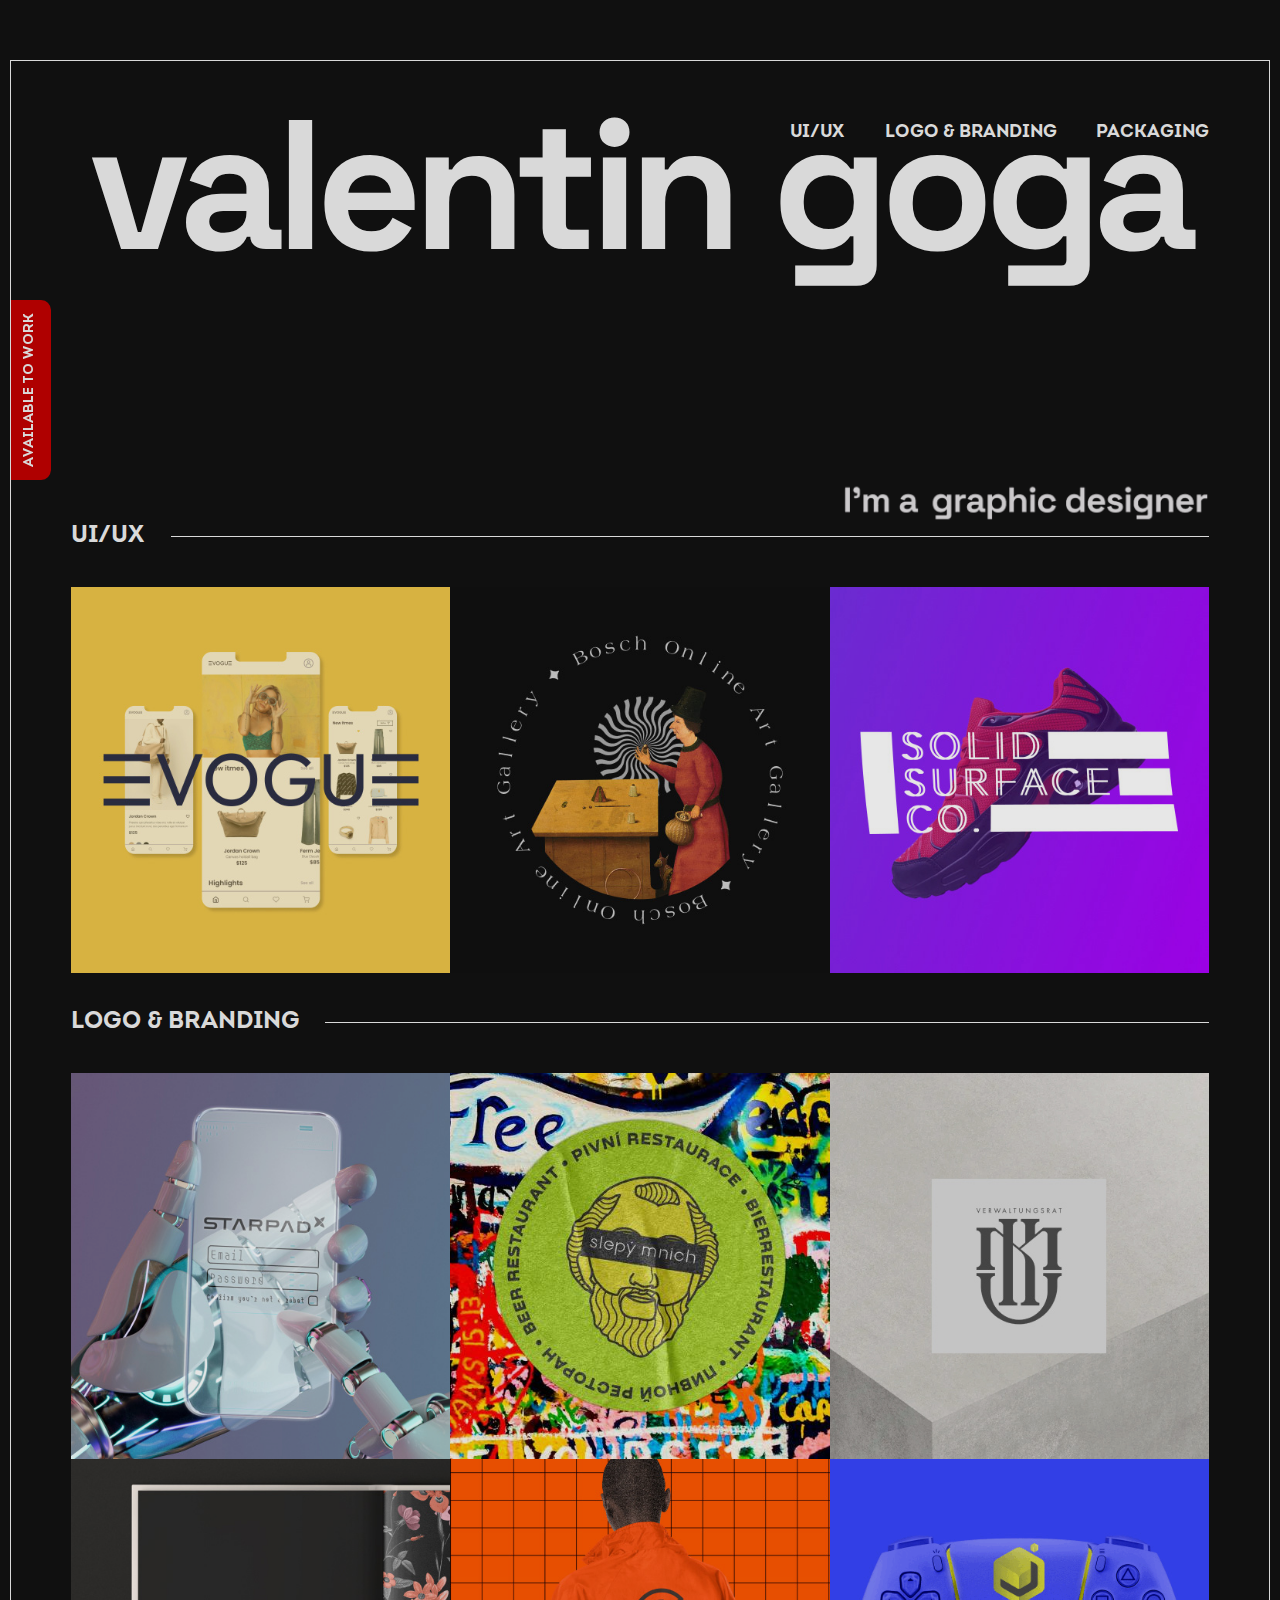
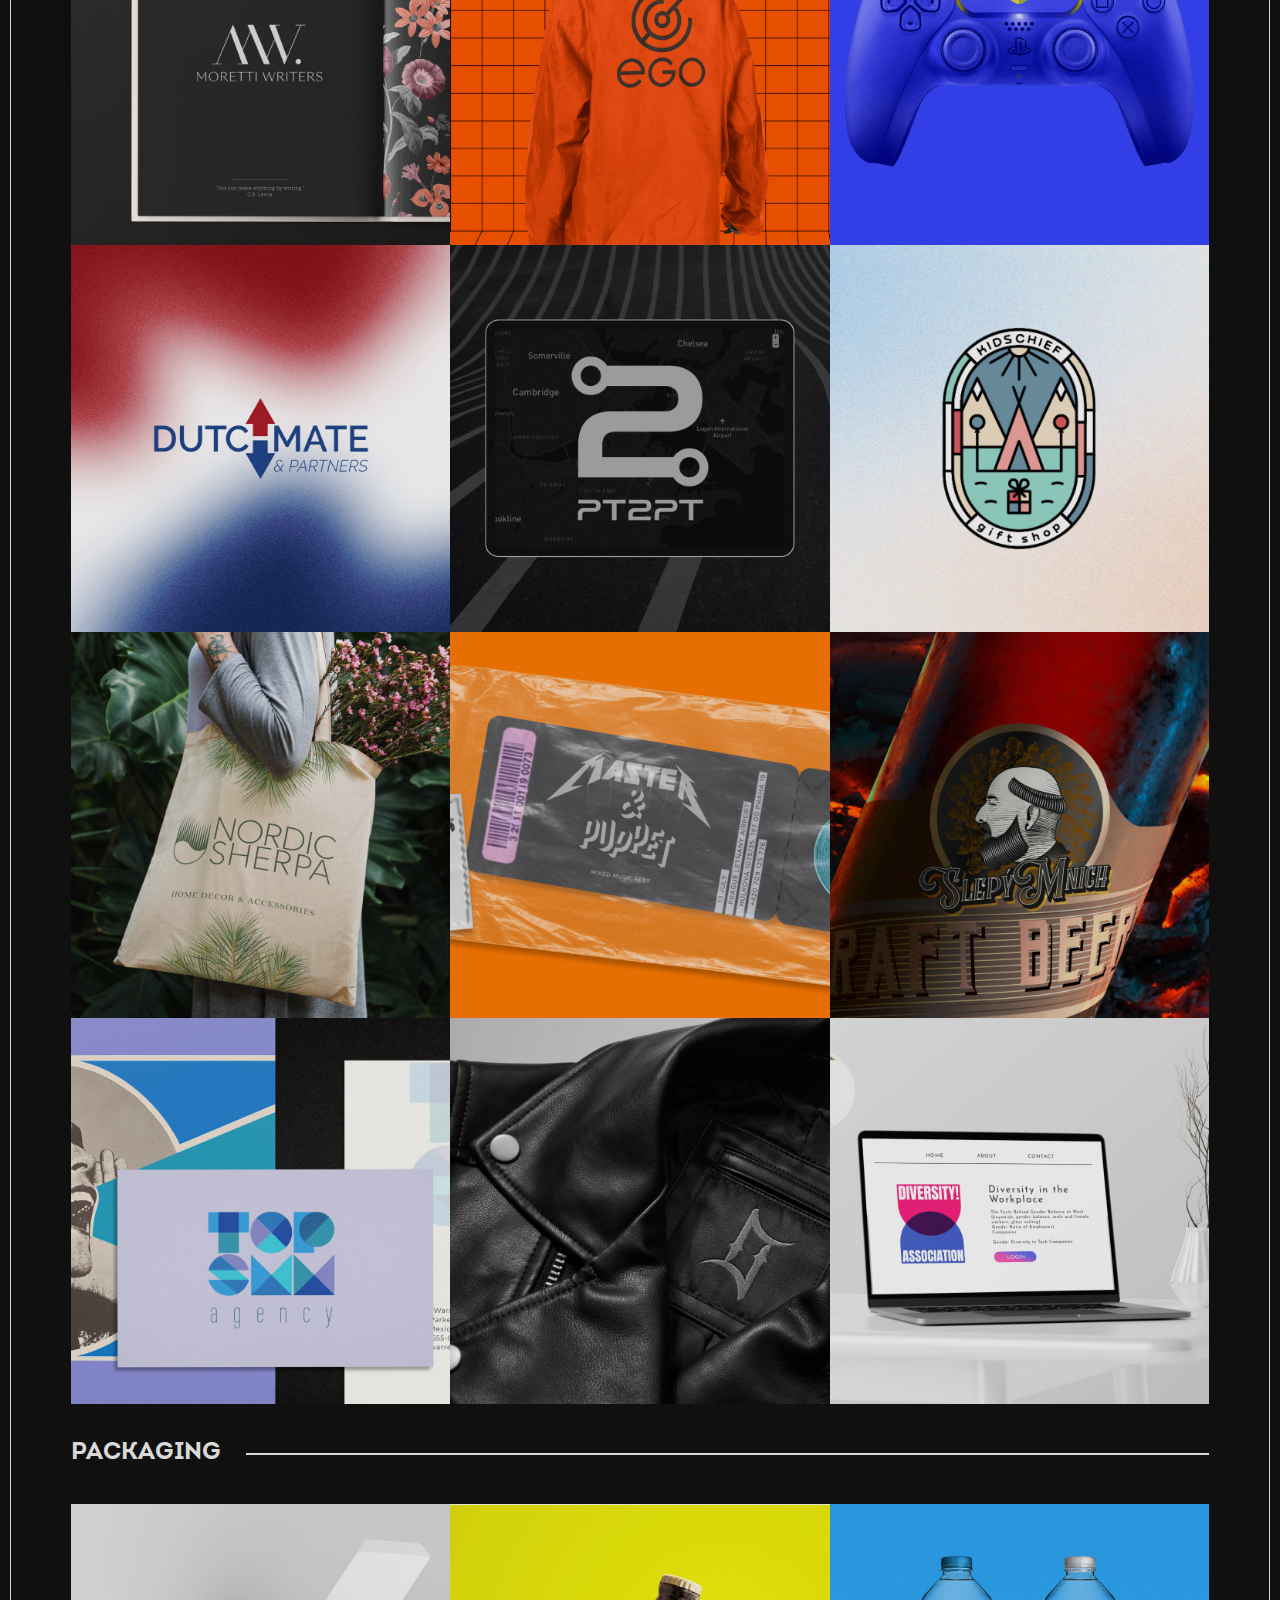
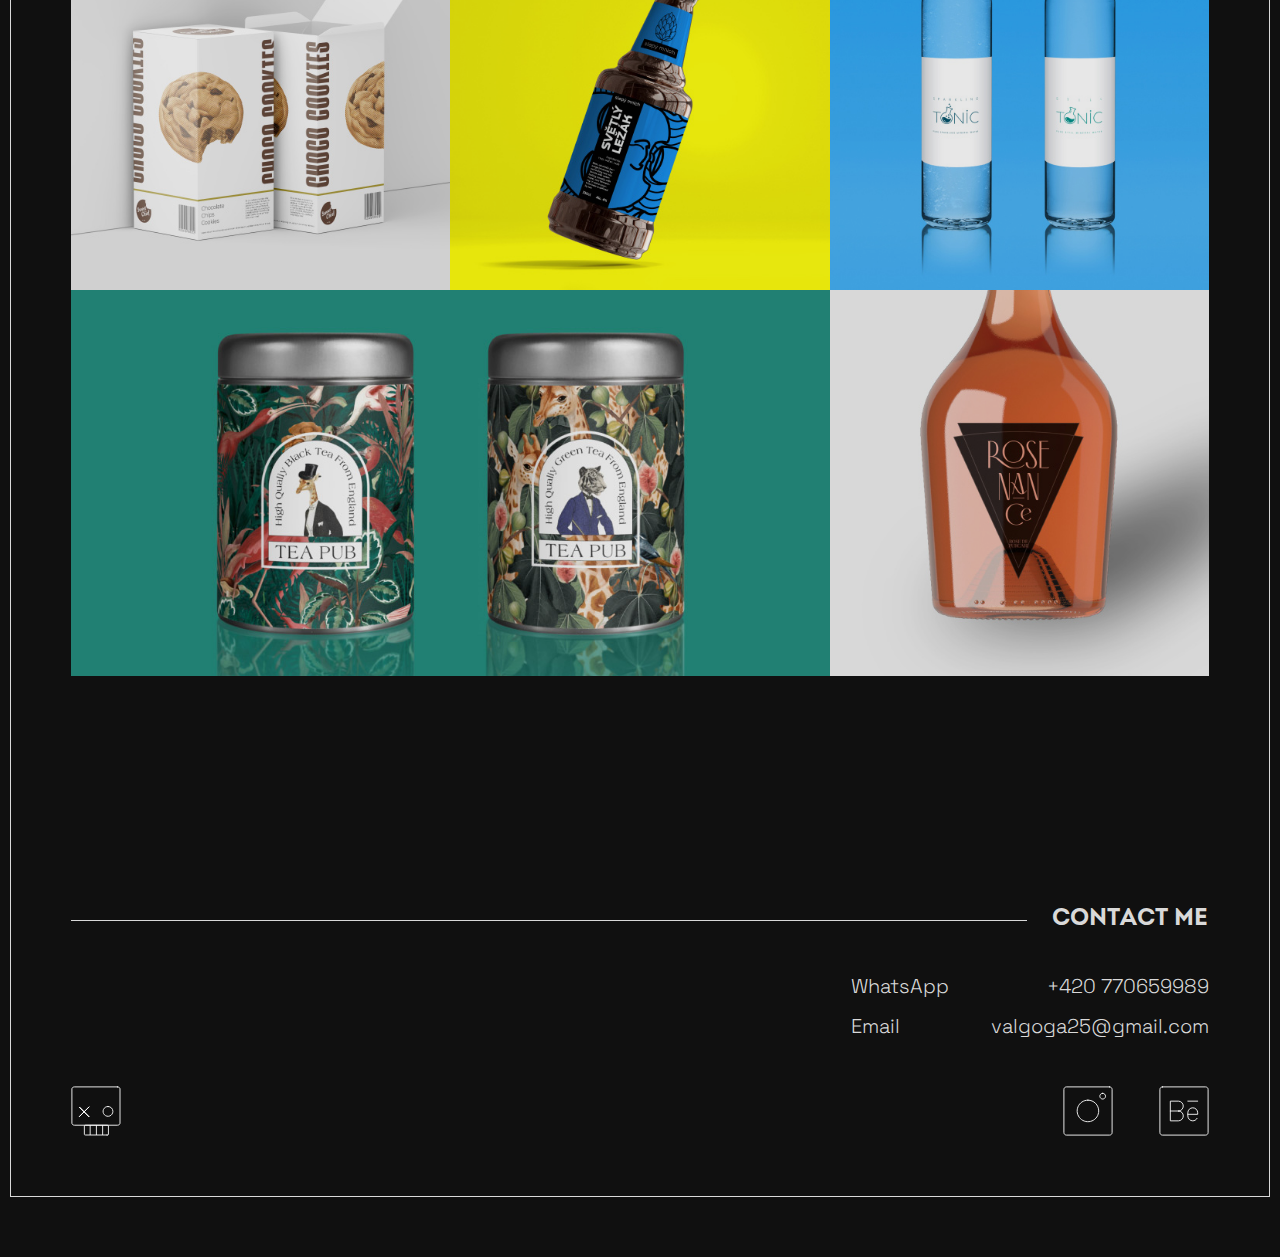
<file: index.html>
<!DOCTYPE html>
<html lang="en">
<head>
	<meta charset="UTF-8">
	<meta http-equiv="X-UA-Compatible" content="IE=edge">
	<meta name="viewport" content="width=device-width, initial-scale=1.0">
	<title>Valentin Goga Design</title>
	<meta name="description" content="Welcome to my portfolio!My name is Valentin Goga and I am a graphic designer and UI/UX designer.I am skilled at designing web and app interfaces,logotypes, identities and posters.Feel free to contact me for collaboration.">
	<meta name="keywords" content="Design, UI/UX, designer, logotype, logo, Valentin, Val, Valgoga, Goga, graphic, Prague, Praha">
	<meta name="Author" content="Sandus and Val">
	<meta name="Copyright" content="Valentin Goga">
	<link rel="apple-touch-icon" sizes="180x180" href="favicons/apple-touch-icon.png">
	<link rel="icon" type="image/png" sizes="32x32" href="favicons/favicon-32x32.png">
	<link rel="icon" type="image/png" sizes="16x16" href="favicons/favicon-16x16.png">
	<link rel="manifest" href="favicons/site.webmanifest">
	<link rel="mask-icon" href="favicons/safari-pinned-tab.svg" color="#000000">
	<meta name="msapplication-TileColor" content="#000000">
	<meta name="theme-color" content="#000000">
	<link rel="stylesheet" href="css/normalize.css">
	<link rel="stylesheet" href="css/fonts.css">
	<link rel="stylesheet" href="css/fancybox.css">
	<link rel="stylesheet" href="css/style.css">
	<link rel="stylesheet" href="css/media.css">
</head>
<body>

	<div class="wrapper__line">

		<!-- Stiky  -->

		<div class="stiky">
			<a class="stiky__btn" href="#contacts">available to work</a>
		</div>

		<!-- Header  -->

		<header class="header">
			<div class="container">

				 <ul class="menu">
					 <li class="menu__item">
						 <a class="menu__link" href="#part1">UI/UX</a>
					</li>

						<li class="menu__item">
						<a class="menu__link" href="#part2">Logo &amp; branding</a>
					</li>

					 	<li class="menu__item">
						 <a class="menu__link" href="#part3">packaging</a>
					</li>
				 </ul>

			 <h1>VALENTIN GOGA</h1>

			 <div class="gif">
				<img class="gif__img" src="img/header-hello.gif" alt="I am designer gif">
			 </div>

			 <div class="btn">
				<a href="#contacts" class="btn__contact">available to work</a>
			 </div>

		 </div>
		</header>

		 <!-- UI/UX  -->

		 <section class="uiux">
			 <div class="container">

				 <div class="wrap">
					<h2 id="part1">ui/ux</h2>
				 </div>

				 <div class="gallery">

					<a class="gallery__img-modal" href="evogue.html">
						<img class="gallery__img" src="img/ui_ux/1.jpg" alt="Evogue image">
					</a>

					<a class="gallery__img-modal" href="bosch.html">
						<img class="gallery__img" src="img/ui_ux/2.jpg" alt="Bosch image">
					</a>

					<a class="gallery__img-modal" href="img/big-ui_ux/3-big.gif" data-fancybox="gallery"
					data-caption="Solid Surface Co&#46;<br><small>Sport footwear website</small>">
						<img class="gallery__img" src="img/ui_ux/3.jpg" alt="Footwear image">
					</a>

				 </div>

			 </div>
		 </section>

	<!-- Logo & branding  -->

	<section class="logobrand">
		<div class="container">

			<div class="wrap">
				<h2 id="part2">Logo &amp; branding</h2>
			</div>

			<div class="gallery">

				<a class="gallery__img-modal" href="img/big-logo_branding/4-big.jpg" data-fancybox="gallery"
				data-caption="Starpad<br><small>Cryptocurrency exchange</small>">
					<img class="gallery__img" src="img/logo_branding/4.jpg" alt="Starpad image">
				</a>

				<a class="gallery__img-modal" href="img/big-logo_branding/5-big.jpg" data-fancybox="gallery"
				data-caption="Slepy Mnich<br><small>Beer restaurant &#40;Prague&#41;</small>">
					<img class="gallery__img" src="img/logo_branding/5.jpg" alt="Beer restaurant image">
				</a>

				<a class="gallery__img-modal" href="img/big-logo_branding/6-big.jpg" data-fancybox="gallery"
				data-caption="KMU<br><small>Consulting</small>">
					<img class="gallery__img" src="img/logo_branding/6.jpg" alt="KMU consulting image">
				</a>

				<a class="gallery__img-modal" href="img/big-logo_branding/7-big.jpg" data-fancybox="gallery"
				data-caption="Moretti Writers<br><small>Writers association</small>">
					<img class="gallery__img" src="img/logo_branding/7.jpg" alt="Moretti writers image">
				</a>

				<a class="gallery__img-modal" href="img/big-logo_branding/8-big.jpg" data-fancybox="gallery"
				data-caption="EGO<br><small>Techwear clothing</small>">
					<img class="gallery__img" src="img/logo_branding/8.jpg" alt="Techwear clothing image">
				</a>

				<a class="gallery__img-modal" href="img/big-logo_branding/9-big.jpg" data-fancybox="gallery"
				data-caption="Jube<br><small>Gaming platform</small>">
					<img class="gallery__img" src="img/logo_branding/9.gif" alt="Jube gaming image">
				</a>

				<a class="gallery__img-modal" href="img/big-logo_branding/10-big.jpg" data-fancybox="gallery"
				data-caption="DutchMate &amp; Partners<br><small>Immigration to Netherlands consulting</small>">
					<img class="gallery__img" src="img/logo_branding/10.jpg" alt="DutchMate &amp; Partners image">
				</a>

				<a class="gallery__img-modal" href="img/big-logo_branding/11-big.jpg" data-fancybox="gallery"
				data-caption="Pt2Pt<br><small>Navigation platform</small>">
					<img class="gallery__img" src="img/logo_branding/11.jpg" alt="Pt2Pt image">
				</a>

				<a class="gallery__img-modal" href="img/big-logo_branding/12-big.jpg" data-fancybox="gallery"
				data-caption="Kids Chief<br><small>Children gift shop</small>">
					<img class="gallery__img" src="img/logo_branding/12.jpg" alt="Kids Chief image">
				</a>

				<a class="gallery__img-modal" href="img/big-logo_branding/13-big.jpg" data-fancybox="gallery"
				data-caption="Nordic Sherpa<br><small>Home decor &amp; accessories</small>">
					<img class="gallery__img" src="img/logo_branding/13.jpg" alt="Nordic Sherpa images">
				</a>

				<a class="gallery__img-modal" href="img/big-logo_branding/14-big.jpg" data-fancybox="gallery"
				data-caption="Master &amp; Puppet<br><small>Music festival</small>">
					<img class="gallery__img" src="img/logo_branding/14.jpg" alt="Master &amp; Puppet image">
				</a>

				<a class="gallery__img-modal" href="img/big-logo_branding/15-big.jpg" data-fancybox="gallery"
				data-caption="Slepy Mnich<br><small>Beer restaurant &#40;Prague&#41;</small>">
					<img class="gallery__img" src="img/logo_branding/15.jpg" alt="Slepy Mnich image">
				</a>

				<a class="gallery__img-modal" href="img/big-logo_branding/16-big.jpg" data-fancybox="gallery"
				data-caption="Top SMM<br><small>SMM agency</small>">
					<img class="gallery__img" src="img/logo_branding/16.jpg" alt="SMM agency image">
				</a>

				<a class="gallery__img-modal" href="img/big-logo_branding/17-big.jpg" data-fancybox="gallery"
				data-caption="Ol&prime; Time<br><small>Leather clothing</small>">
					<img class="gallery__img" src="img/logo_branding/17.jpg" alt="Leather clothing image">
				</a>

				<a class="gallery__img-modal" href="img/big-logo_branding/18-big.jpg" data-fancybox="gallery"
				data-caption="Diversity&#33; Association<br><small>Diversity and inclusion platform</small>">
					<img class="gallery__img" src="img/logo_branding/18.jpg" alt="Diversity&#33; image">
				</a>

			 </div>

		</div>
	</section>

	<!-- Packaging  -->

	<section class="packaging">
		<div class="container">

			<div class="wrap">
				<h2 id="part3">Packaging</h2>
			</div>

			<div class="gallery">

				<a class="gallery__img-modal" href="img/big-packaging/19-big.jpg" data-fancybox="gallery"
				data-caption="Sweet Chief<br><small>Choco Cookies</small>">
					<img class="gallery__img" src="img/packaging/19.jpg" alt="Choco Cookies images">
				</a>

				<a class="gallery__img-modal" href="img/big-packaging/20-big.jpg" data-fancybox="gallery"
				data-caption="Slepy Mnich<br><small>Beer label design</small>">
					<img class="gallery__img" src="img/packaging/20.jpg" alt="Beer image">
				</a>

				<a class="gallery__img-modal" href="img/big-packaging/21-big.jpg" data-fancybox="gallery"
				data-caption="Tonic<br><small>Water label design</small>">
					<img class="gallery__img" src="img/packaging/21.jpg" alt="Tonic water image">
				</a>

				<a class="gallery__img-modal gallery__img-wide" href="img/big-packaging/22-big.jpg" data-fancybox="gallery"
				data-caption="Tea Pub<br><small>Tea collection</small>">
					<img class="gallery__img" src="img/packaging/22.jpg" alt="Tea Pub image">
				</a>

				<a class="gallery__img-modal" href="img/big-packaging/23-big.jpg" data-fancybox="gallery"
				data-caption="Rosenance<br><small>Rose wine</small>">
					<img class="gallery__img" src="img/packaging/23.jpg" alt="Rose wine image">
				</a>

			</div>

		</div>
	</section>

	<!-- Footer  -->

	<footer class="footer">
		<div class="container">

			<div class="wrap wrap-back">
				<h2 id="contacts">Contact me</h2>
			</div>

			<div class="contacts">

				<div class="contacts__item">
					<h3>WhatsApp</h3>
					<img class="contacts__icon" src="icons/whatsapp.svg" alt="WhatsApp icon">
					<a class="contacts__info" href="tel:+420770659989">+420 770659989</a>
				</div>
				<div class="contacts__item">
					<h3>Email</h3>
					<img class="contacts__icon" src="icons/email.svg" alt="Email icon">
					<a class="contacts__info" href="mailto:valgoga25@gmail.com">valgoga25@gmail.com</a>
				</div>

			</div>

			<img class="skull" src="icons/Skull.svg" alt="skull icon">

			<div class="social">
				<a href="https://www.instagram.com/valgogadesign/" target="_blank">
					<img src="icons/Instagram.svg" alt="instagram link" class="social-img">
				</a>
				<a href="https://www.behance.net/val_goga" target="_blank">
					<img src="icons/Bechance.svg"  alt="Behance link" class="social-img">
				</a>
			</div>

		</div>
	</footer>

</div>
<script src="js/jquery-3.6.1.min.js"></script>
<script src="js/fancybox.umd.js"></script>

<script>
	$('a[href^="#"]').click(function(){
		let anchor = $(this).attr('href');
		$('html, body').animate({
		scrollTop: $(anchor).offset().top
		}, 800);
	});

	$(function(){
		$(window).scroll(function(){
			let documentHeight = $(document).height();
			let percent = 60;
			if($(window).scrollTop() > documentHeight/100*percent) {
				$('.btn').fadeOut( 300 );
			} else {
				$('.btn').fadeIn( 300 );
			}
		});
	});

	$(document).ready(() => {
		const onScrollHeader = () => {
			const header = $('.stiky')
			let prevScroll = $(window).scrollTop()
			let currentScroll
			$(window).scroll(() => {
				currentScroll = $(window).scrollTop()
				const headerHidden = () => header.hasClass('stiky_hidden')
		 		if (currentScroll > prevScroll && !headerHidden()) {
					header.addClass('stiky_hidden')
	 			}
	 			if (currentScroll < prevScroll && headerHidden()) {
				header.removeClass('stiky_hidden')
	 			}
				prevScroll = currentScroll
			})
		}
		onScrollHeader()
	})

	Fancybox.bind('[data-fancybox="gallery"]', {
		Toolbar: {
			display: [
				"thumbs",
				"close",
			],
		},
		Thumbs: {
    		autoStart: false,
  		},
	});

</script>
</body>
</html>
</file>
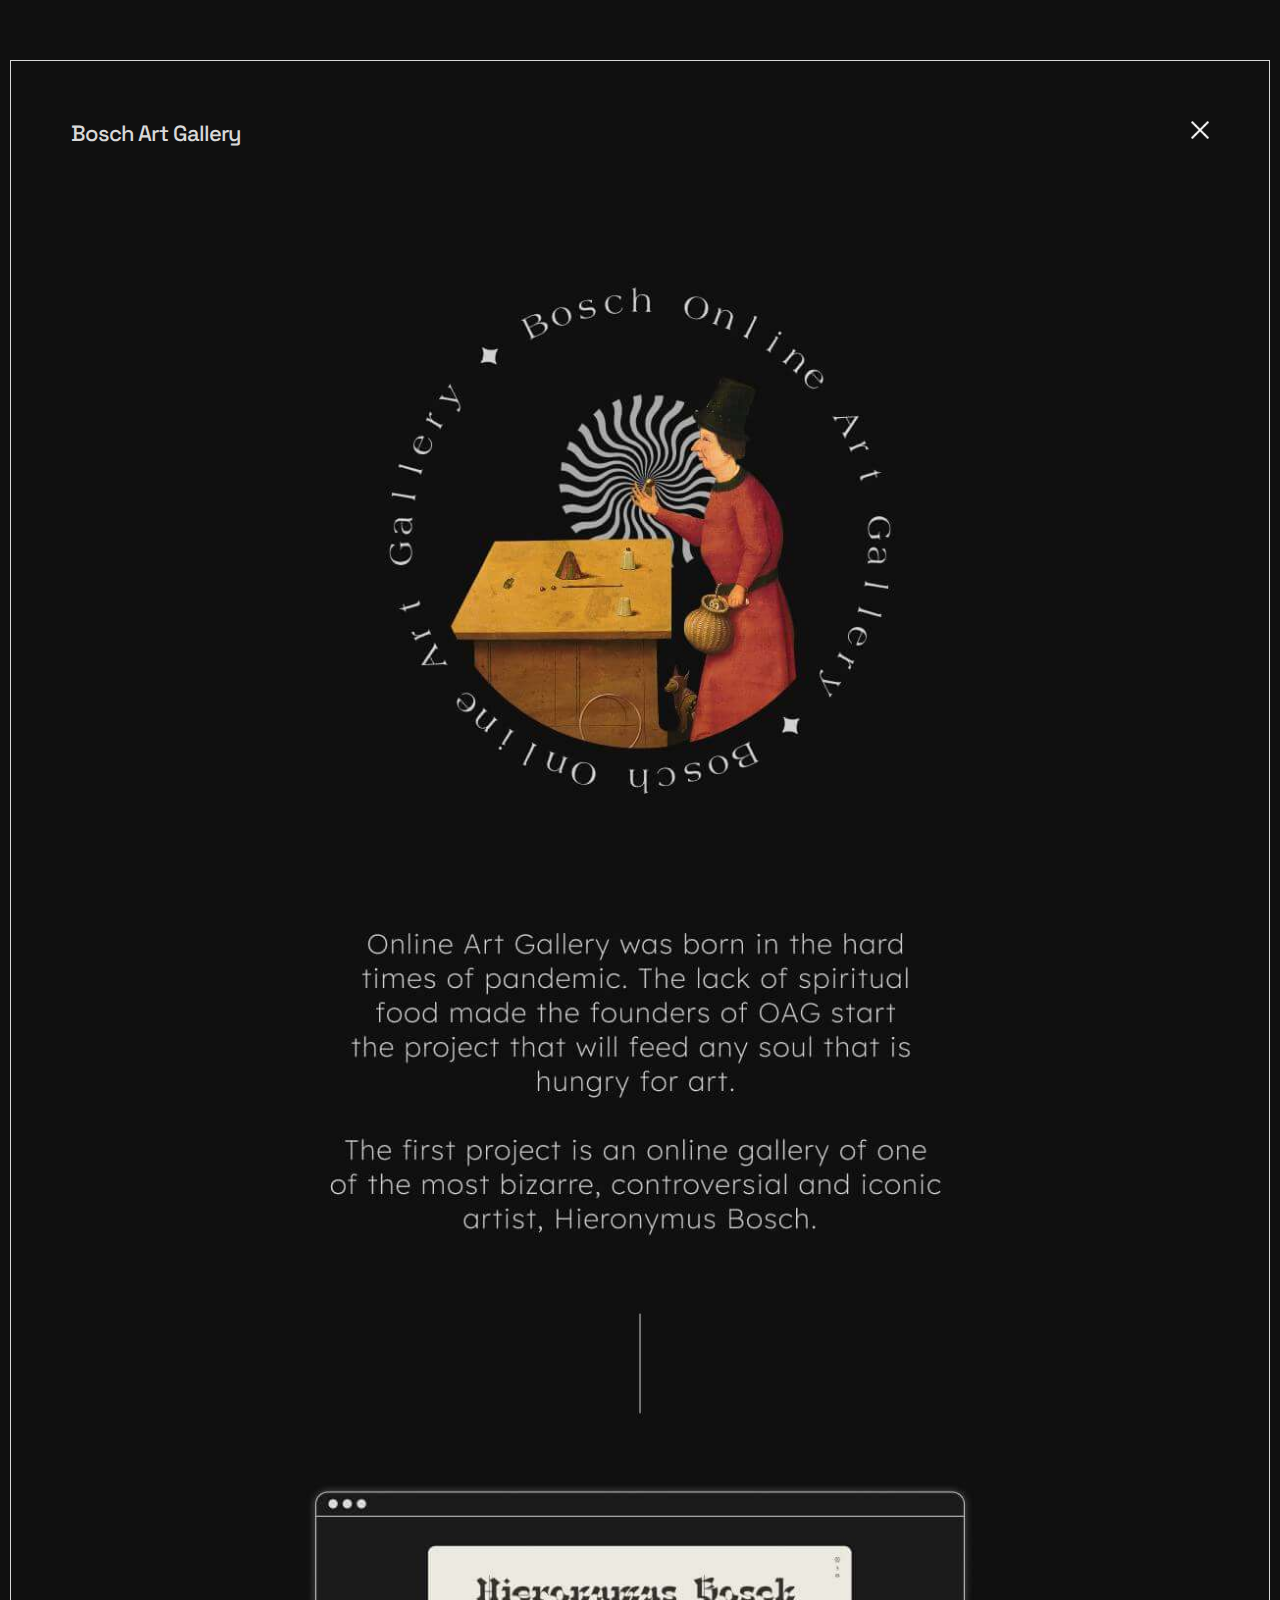
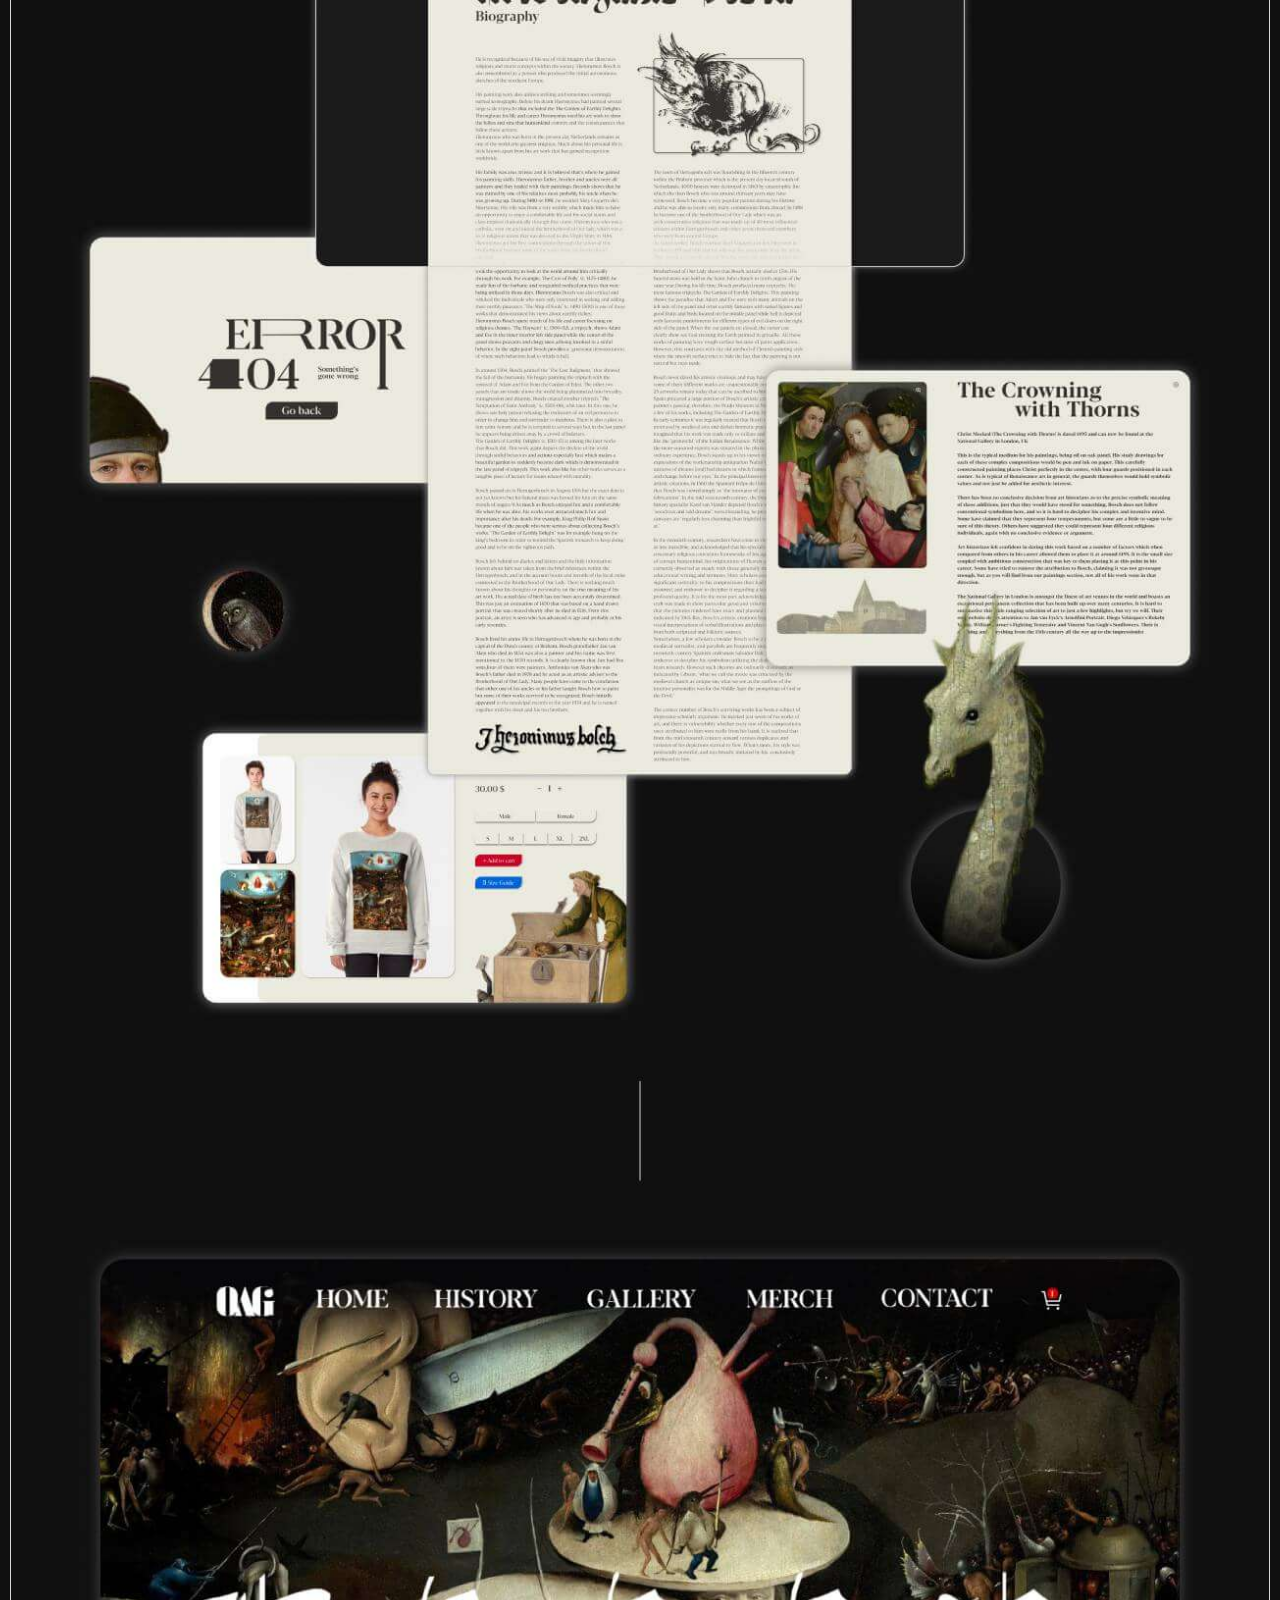
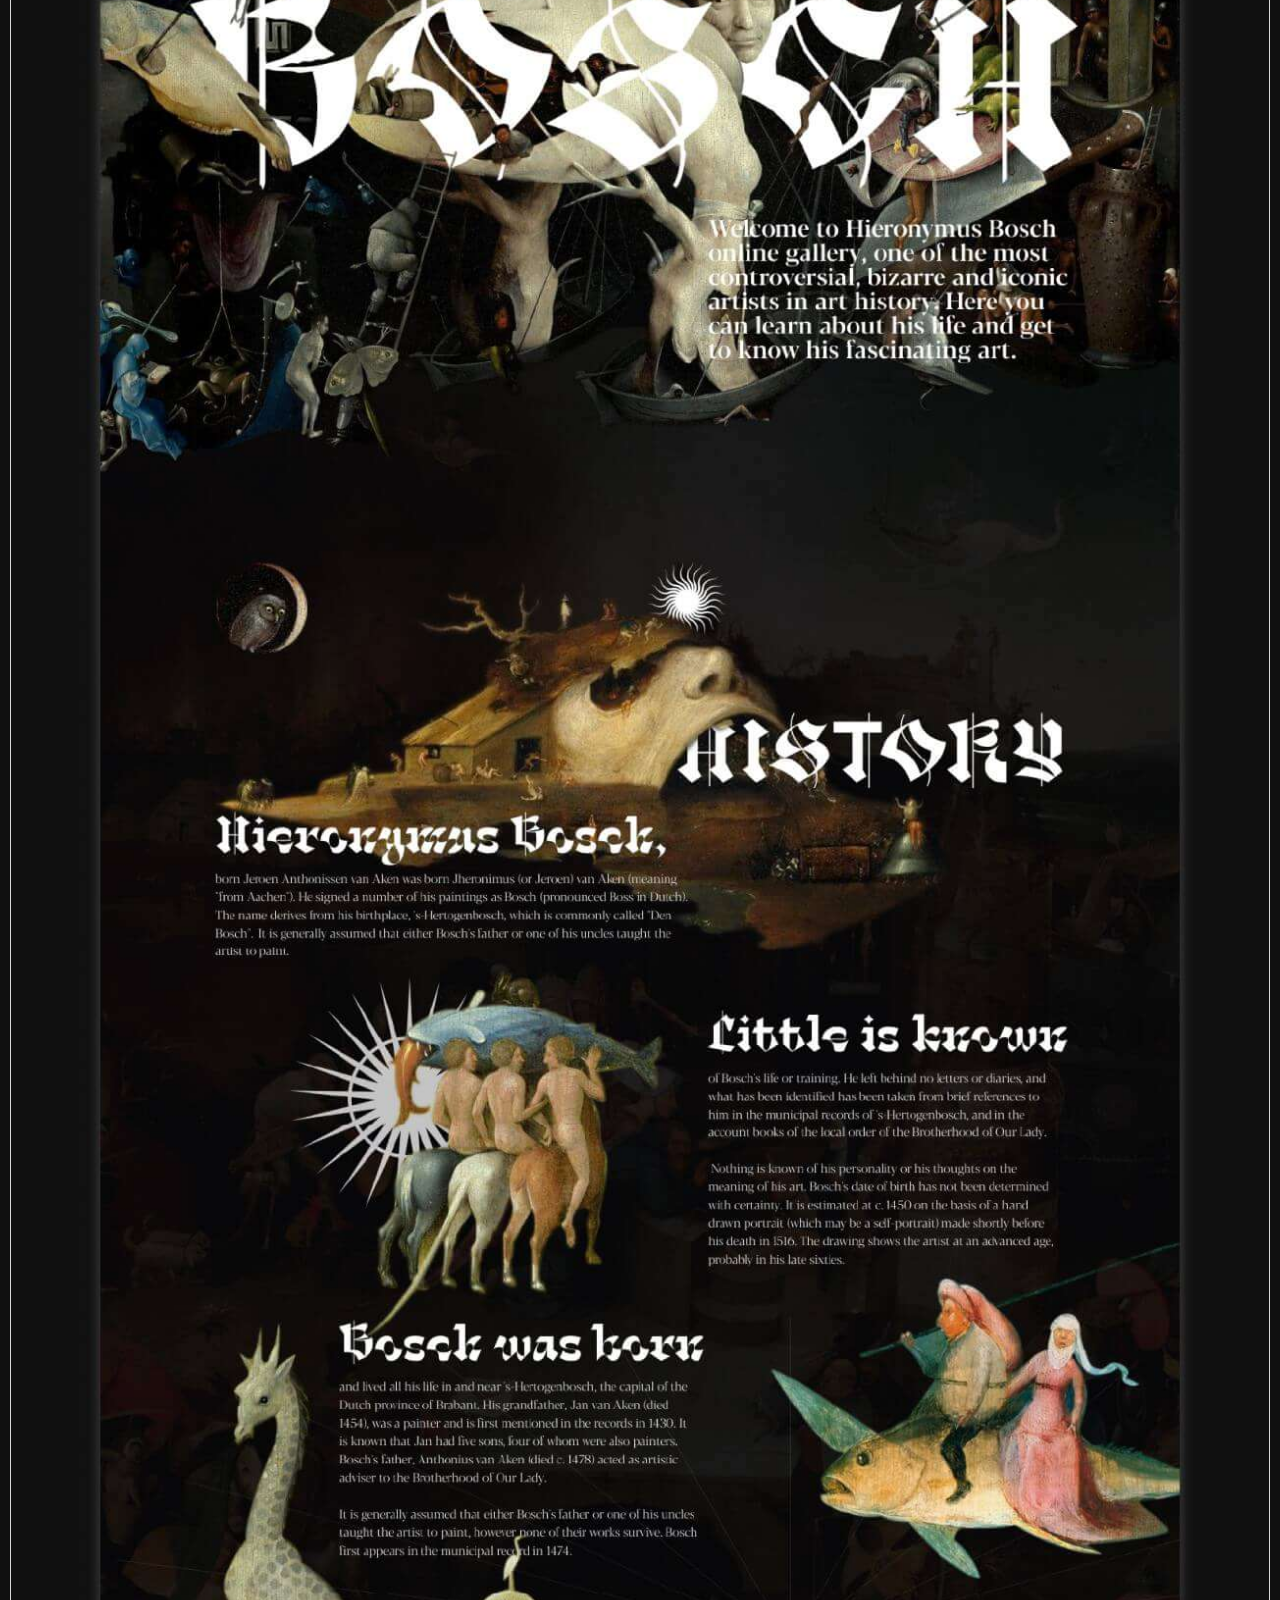
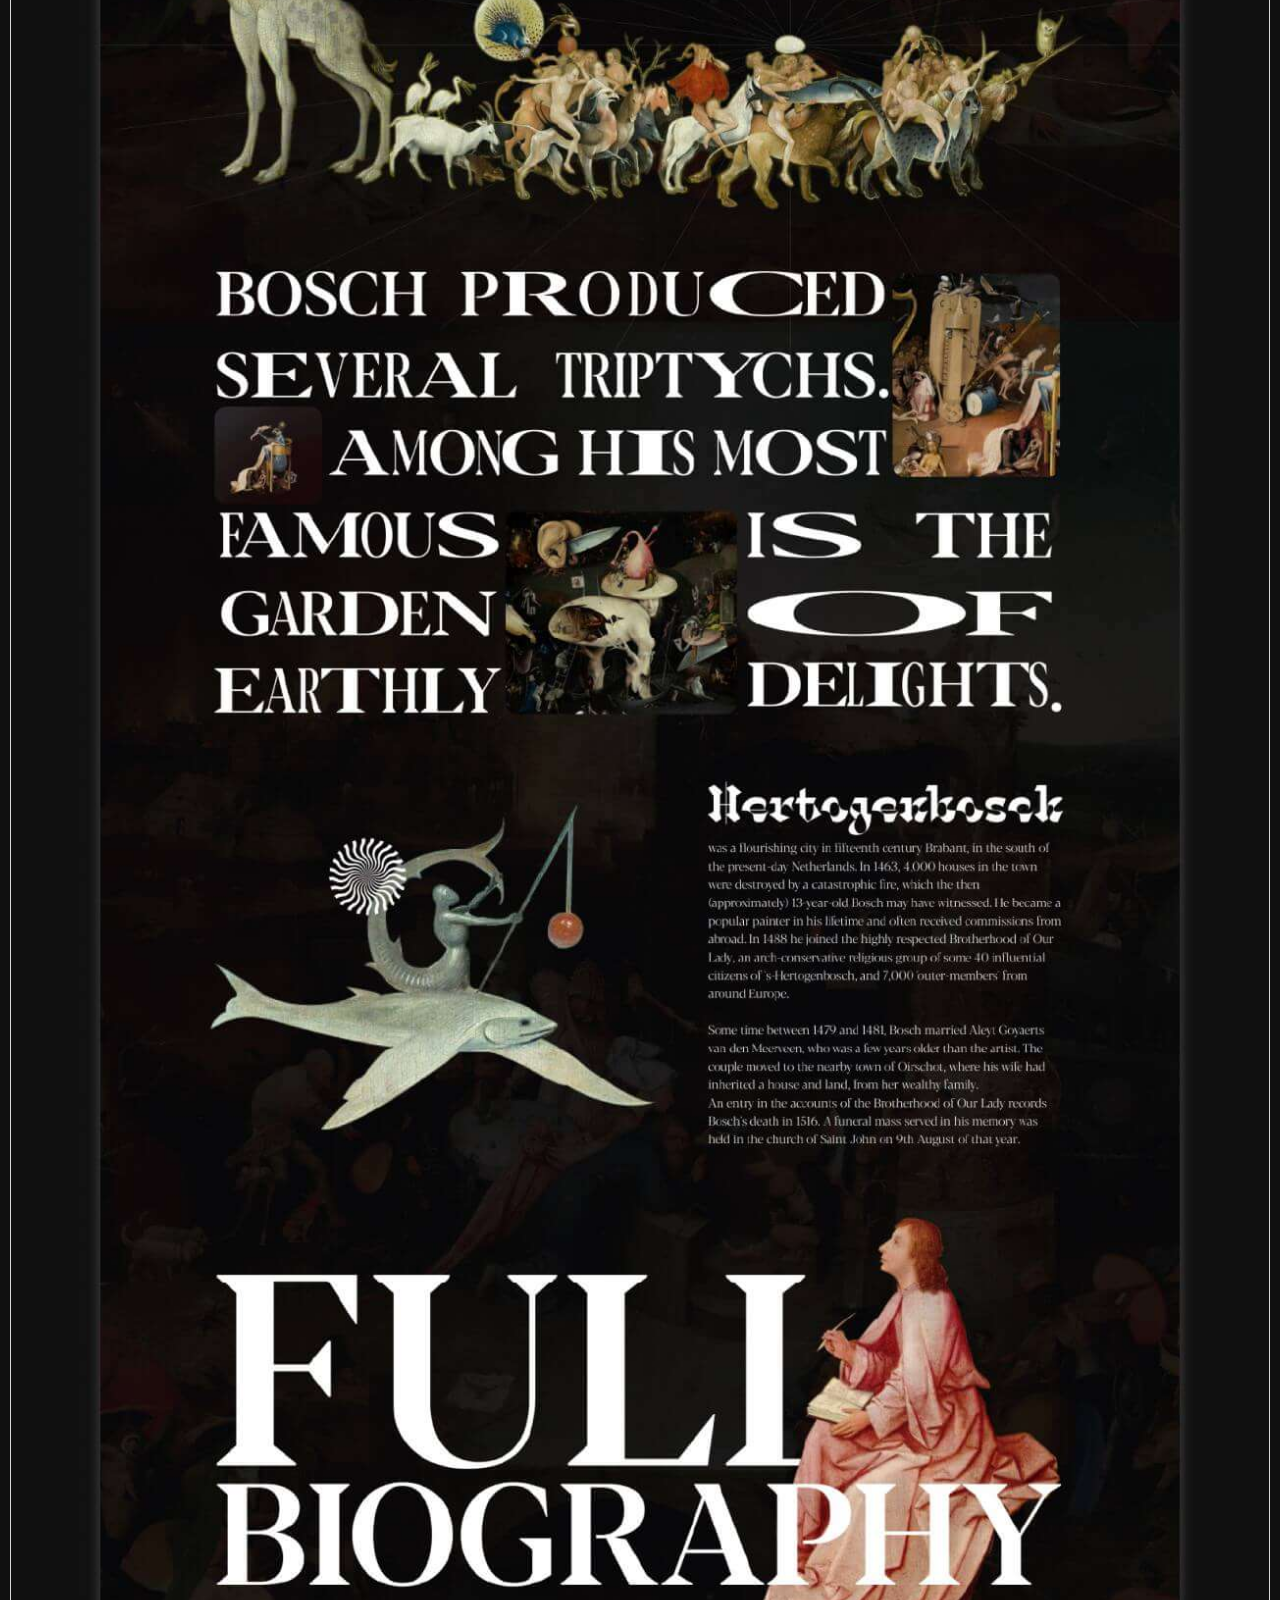
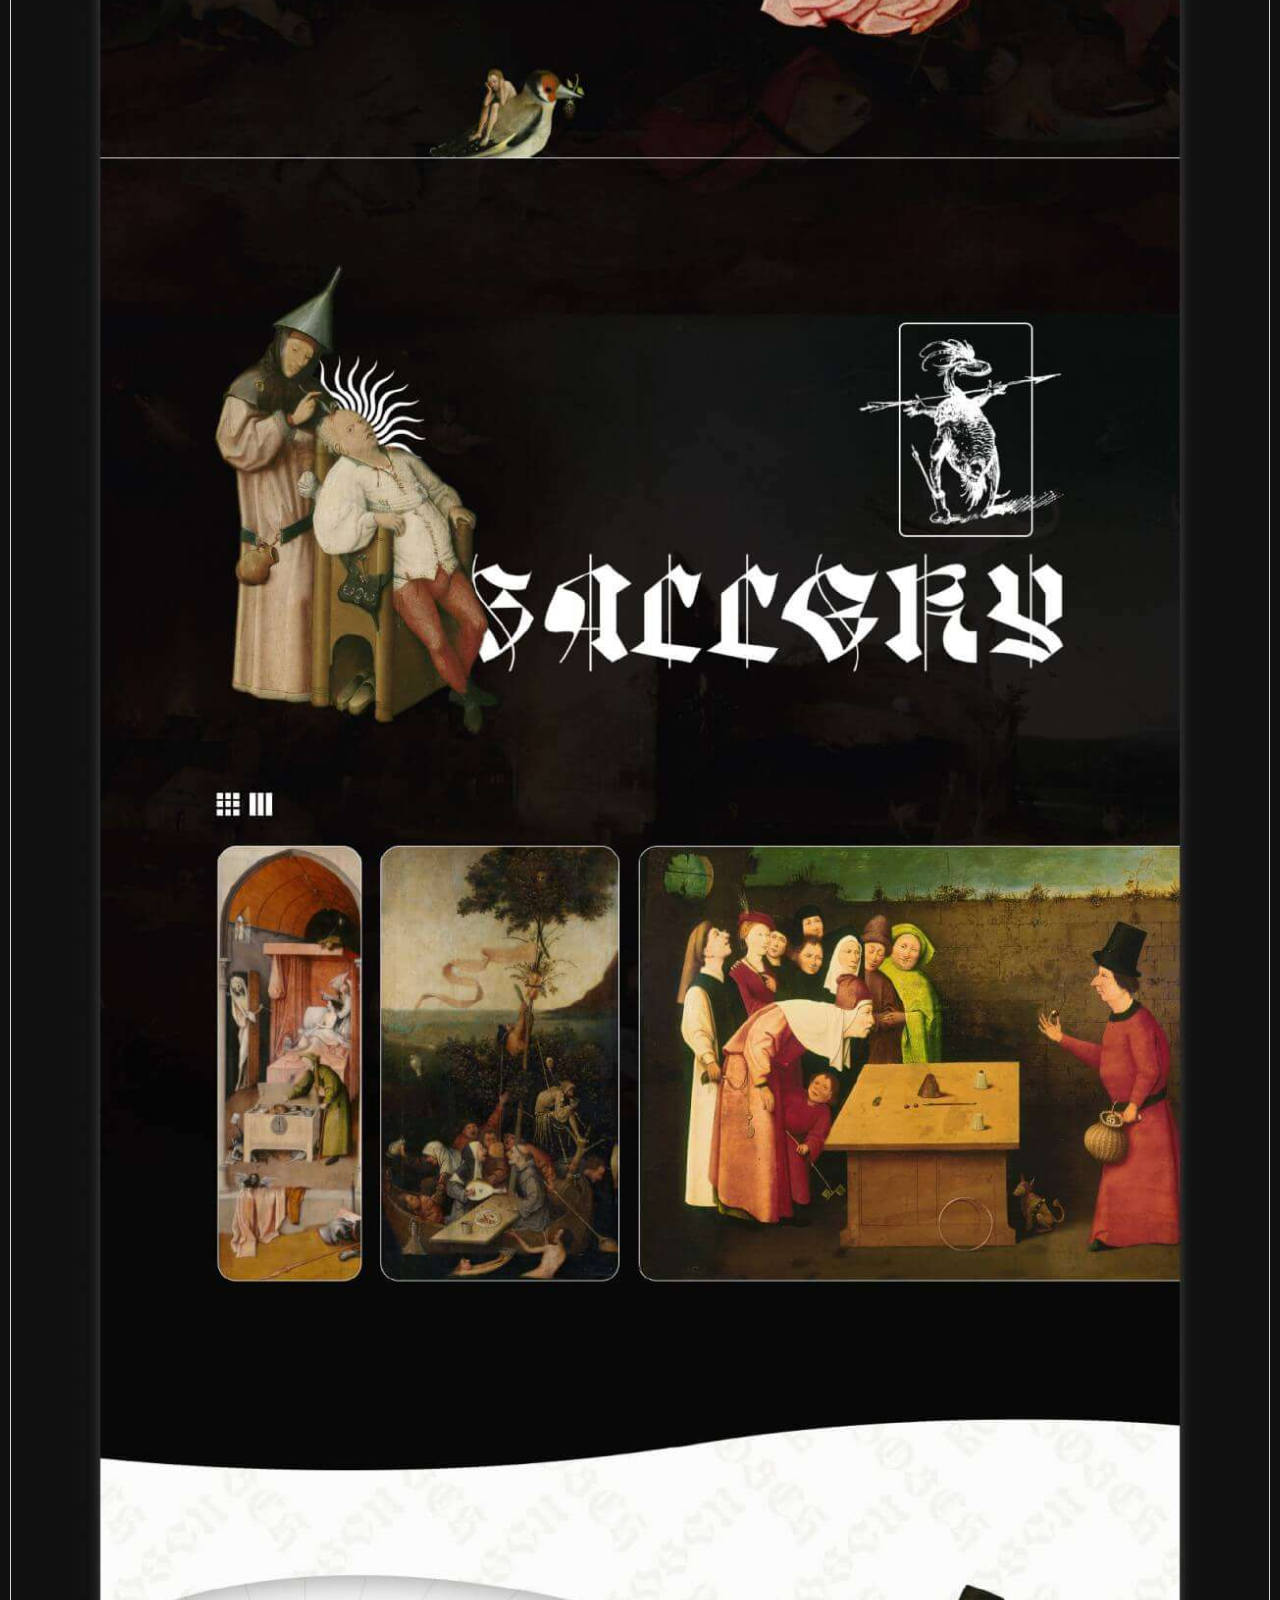
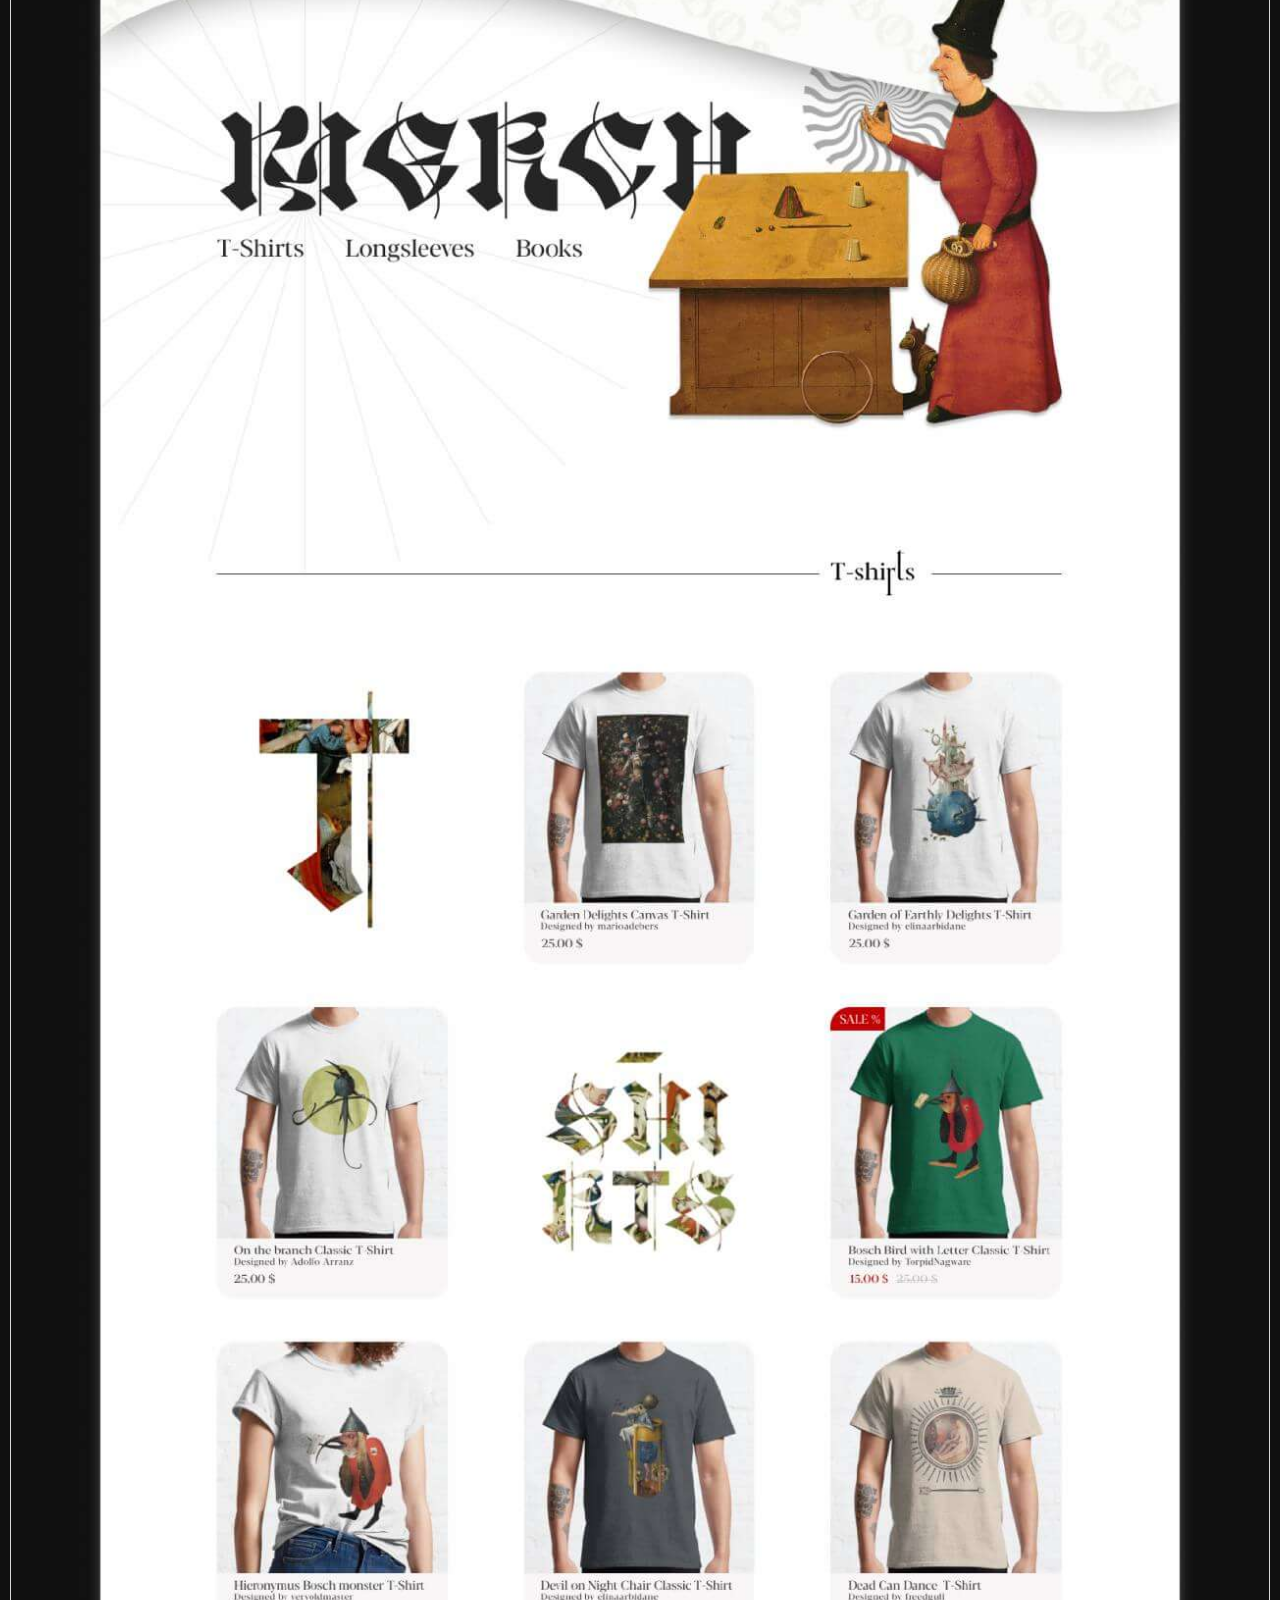
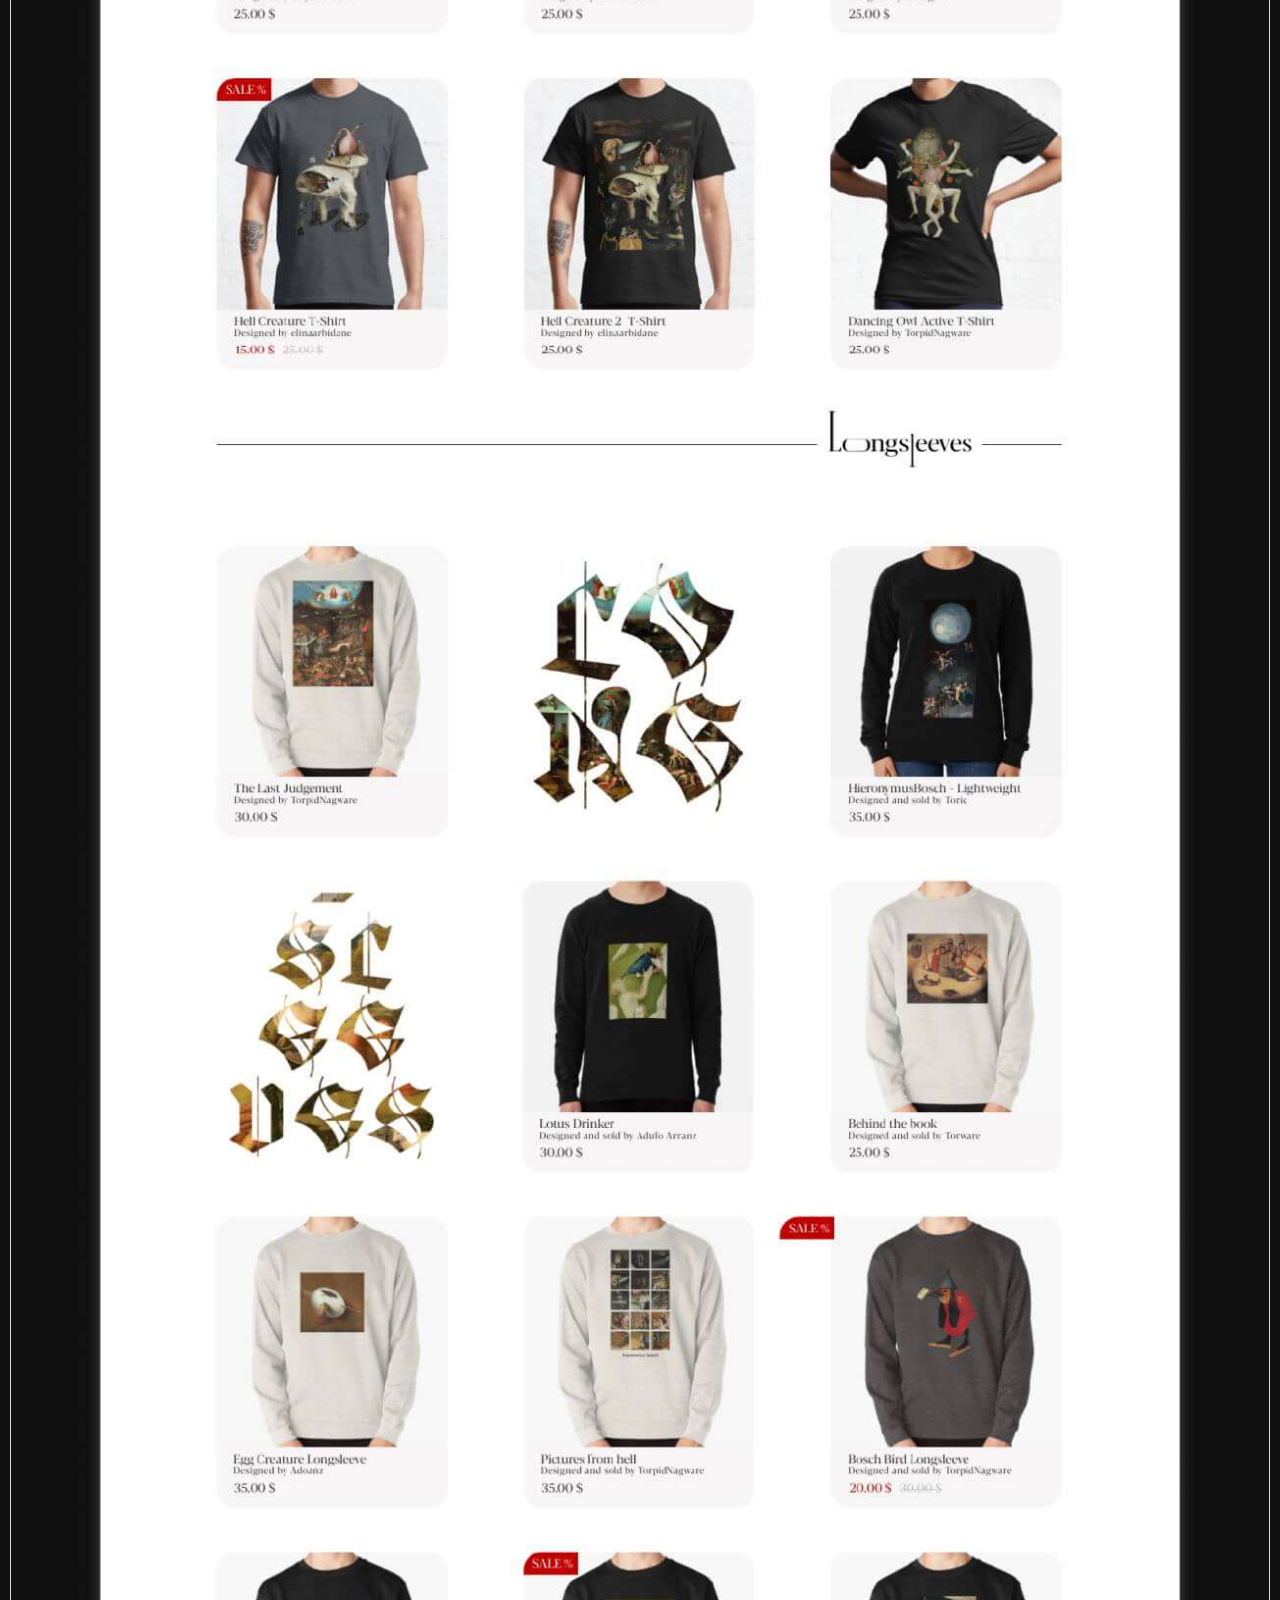
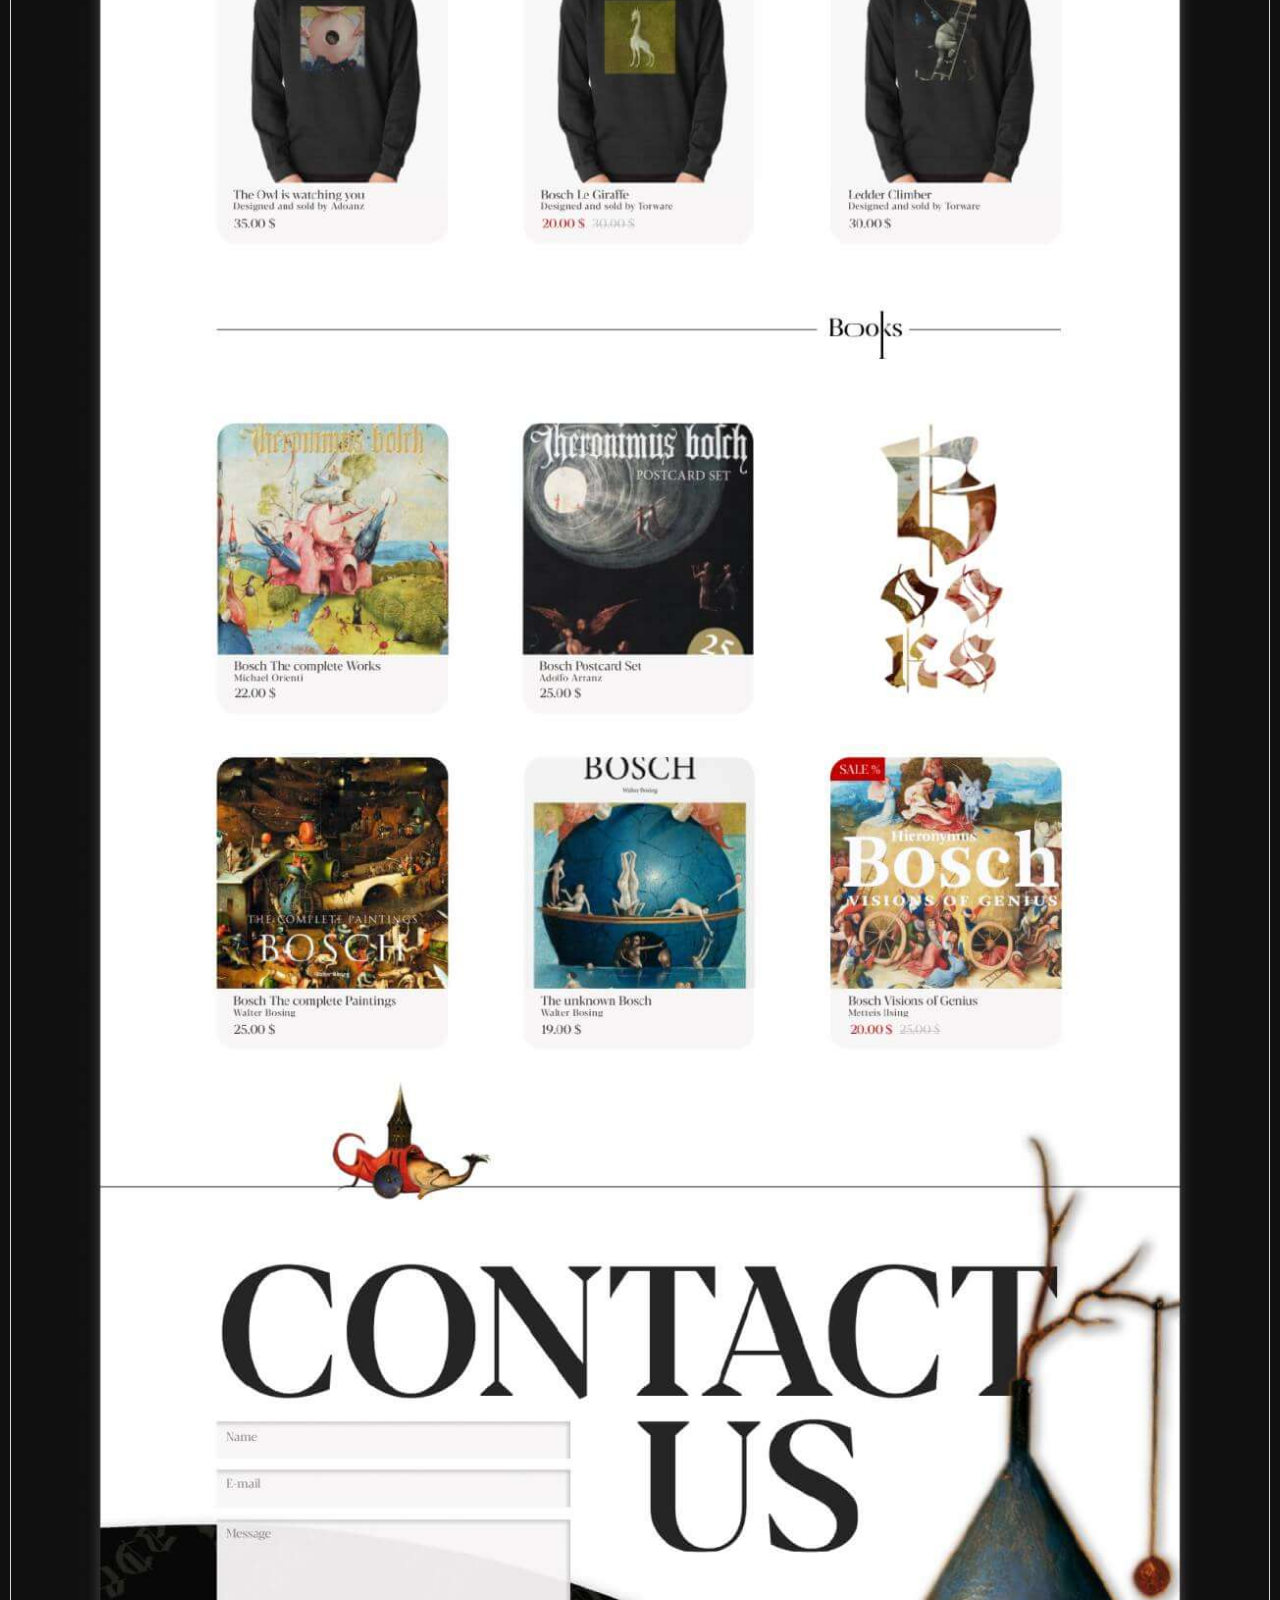
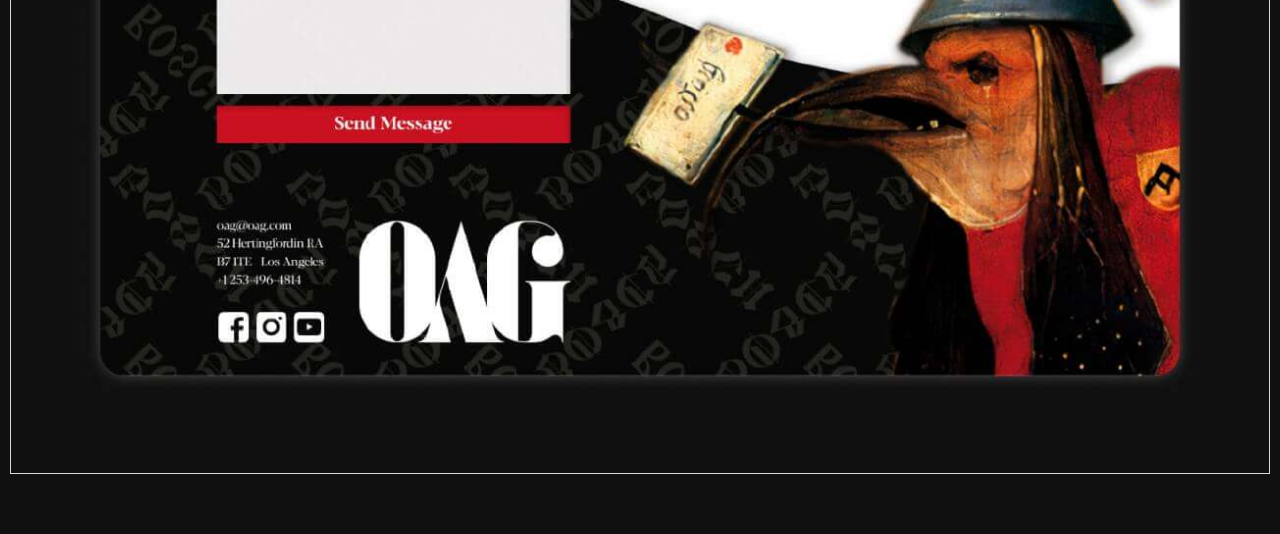
<file: bosch.html>
<!DOCTYPE html>
<html lang="en">
<head>
	<meta charset="UTF-8">
	<meta http-equiv="X-UA-Compatible" content="IE=edge">
	<meta name="viewport" content="width=device-width, initial-scale=1.0">
	<title>Valentin Goga Design</title>
	<meta name="description" content="Welcome to my portfolio!My name is Valentin Goga and I am a graphic designer and UI/UX designer.I am skilled at designing web and app interfaces,logotypes, identities and posters.Feel free to contact me for collaboration.">
	<meta name="keywords" content="Design, UI/UX, designer, logotype, logo, Valentin, Val, Valgoga, Goga, graphic, Prague, Praha">
	<meta name="Author" content="Sandus and Val">
	<meta name="Copyright" content="Valentin Goga">
	<link rel="apple-touch-icon" sizes="180x180" href="favicons/apple-touch-icon.png">
	<link rel="icon" type="image/png" sizes="32x32" href="favicons/favicon-32x32.png">
	<link rel="icon" type="image/png" sizes="16x16" href="favicons/favicon-16x16.png">
	<link rel="manifest" href="favicons/site.webmanifest">
	<link rel="mask-icon" href="favicons/safari-pinned-tab.svg" color="#000000">
	<meta name="msapplication-TileColor" content="#000000">
	<meta name="theme-color" content="#000000">
	<link rel="stylesheet" href="css/normalize.css">
	<link rel="stylesheet" href="css/fonts.css">
	<link rel="stylesheet" href="css/evogue.css">
	<link rel="stylesheet" href="css/style.css">
	<link rel="stylesheet" href="css/media_evogue.css">
</head>
<body style="opacity:0;transition: 2s;">

	<div class="wrapper__line">

		<div class="page">
			<div class="container">

				<div class="page__wrap">
					<h1 class="page__descr">Bosch art gallery</h1>
					<a class="page__close" href="index.html"><img class="page__close-img" src="icons/close.png" alt="Close icon"></a>
				</div>

				<img class="page__img" src="img/big-ui_ux/2-big.jpg" alt="Bosch gallery project">
			</div>
		</div>

	</div>

<script src="js/jquery-3.6.1.min.js"></script>
<script>

	$(document).ready(function() {
    $("body").css("opacity", "1");
});

</script>
</body>
</html>
</file>
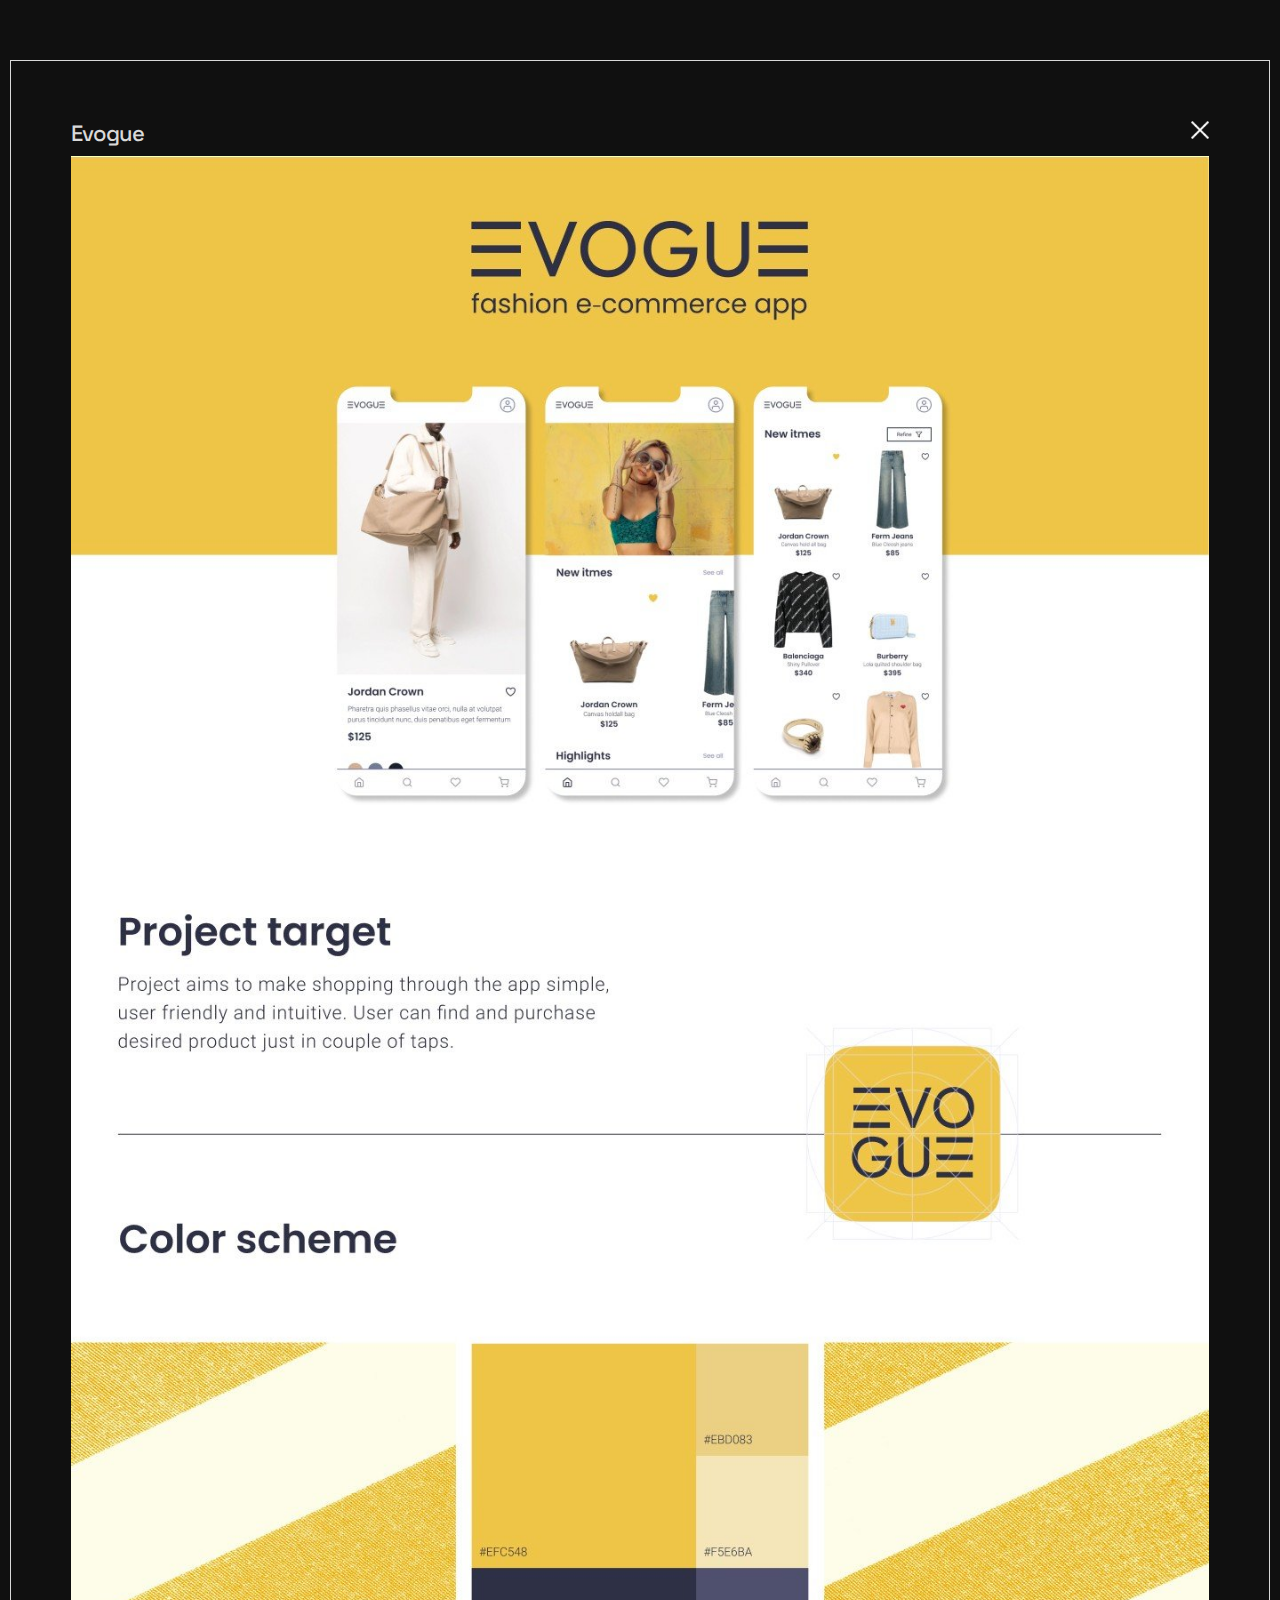
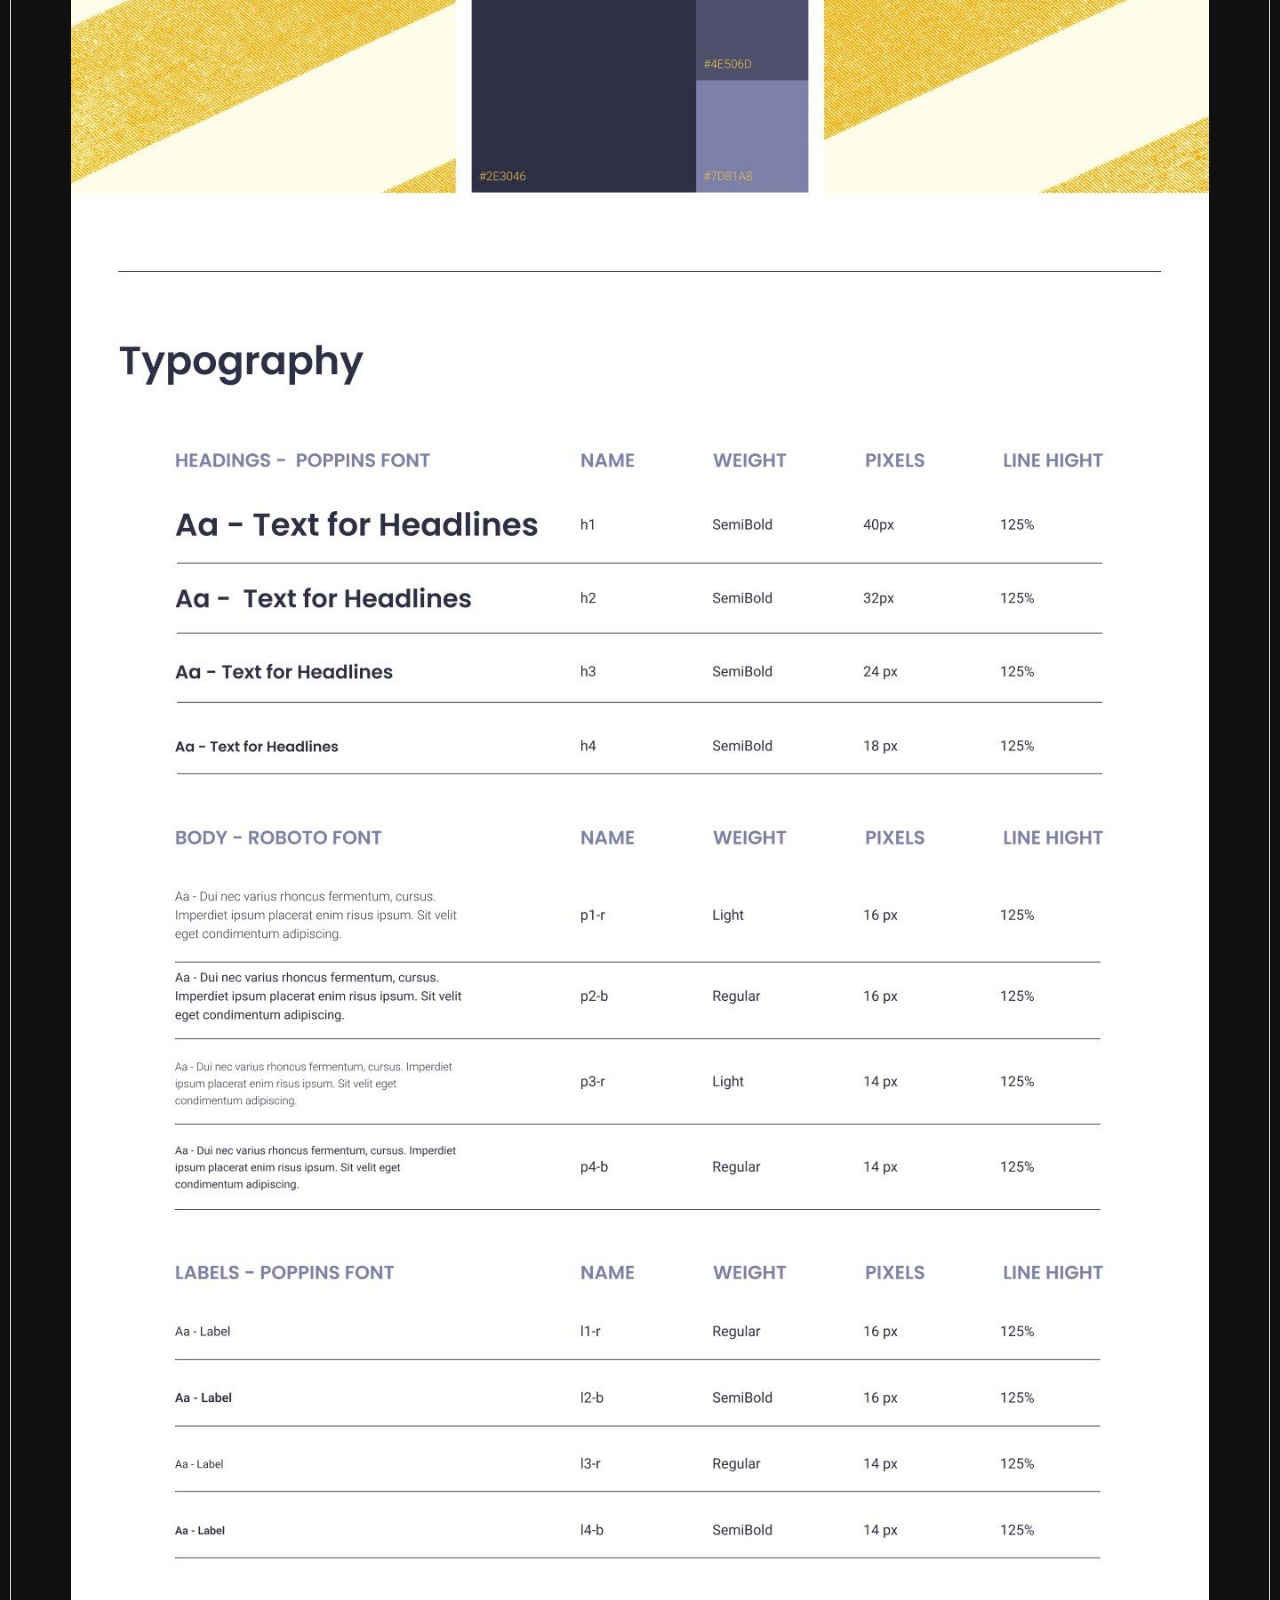
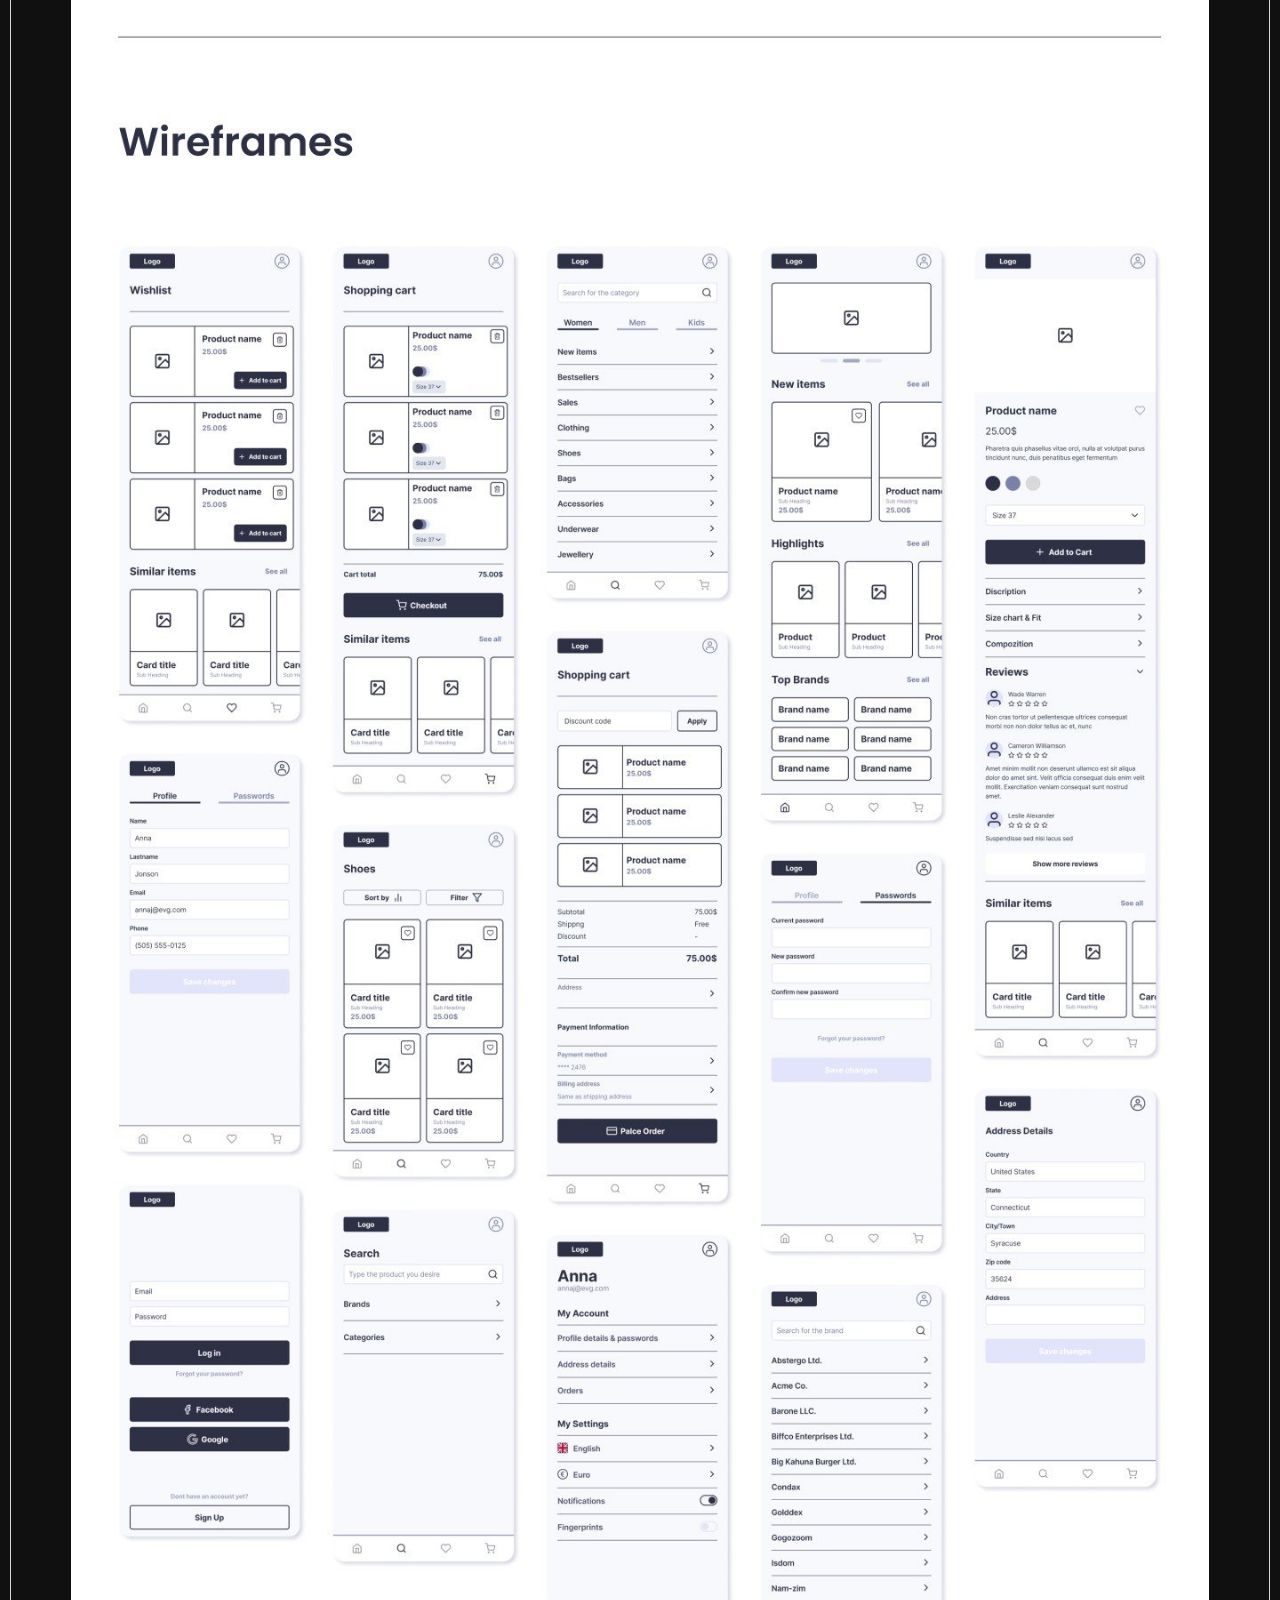
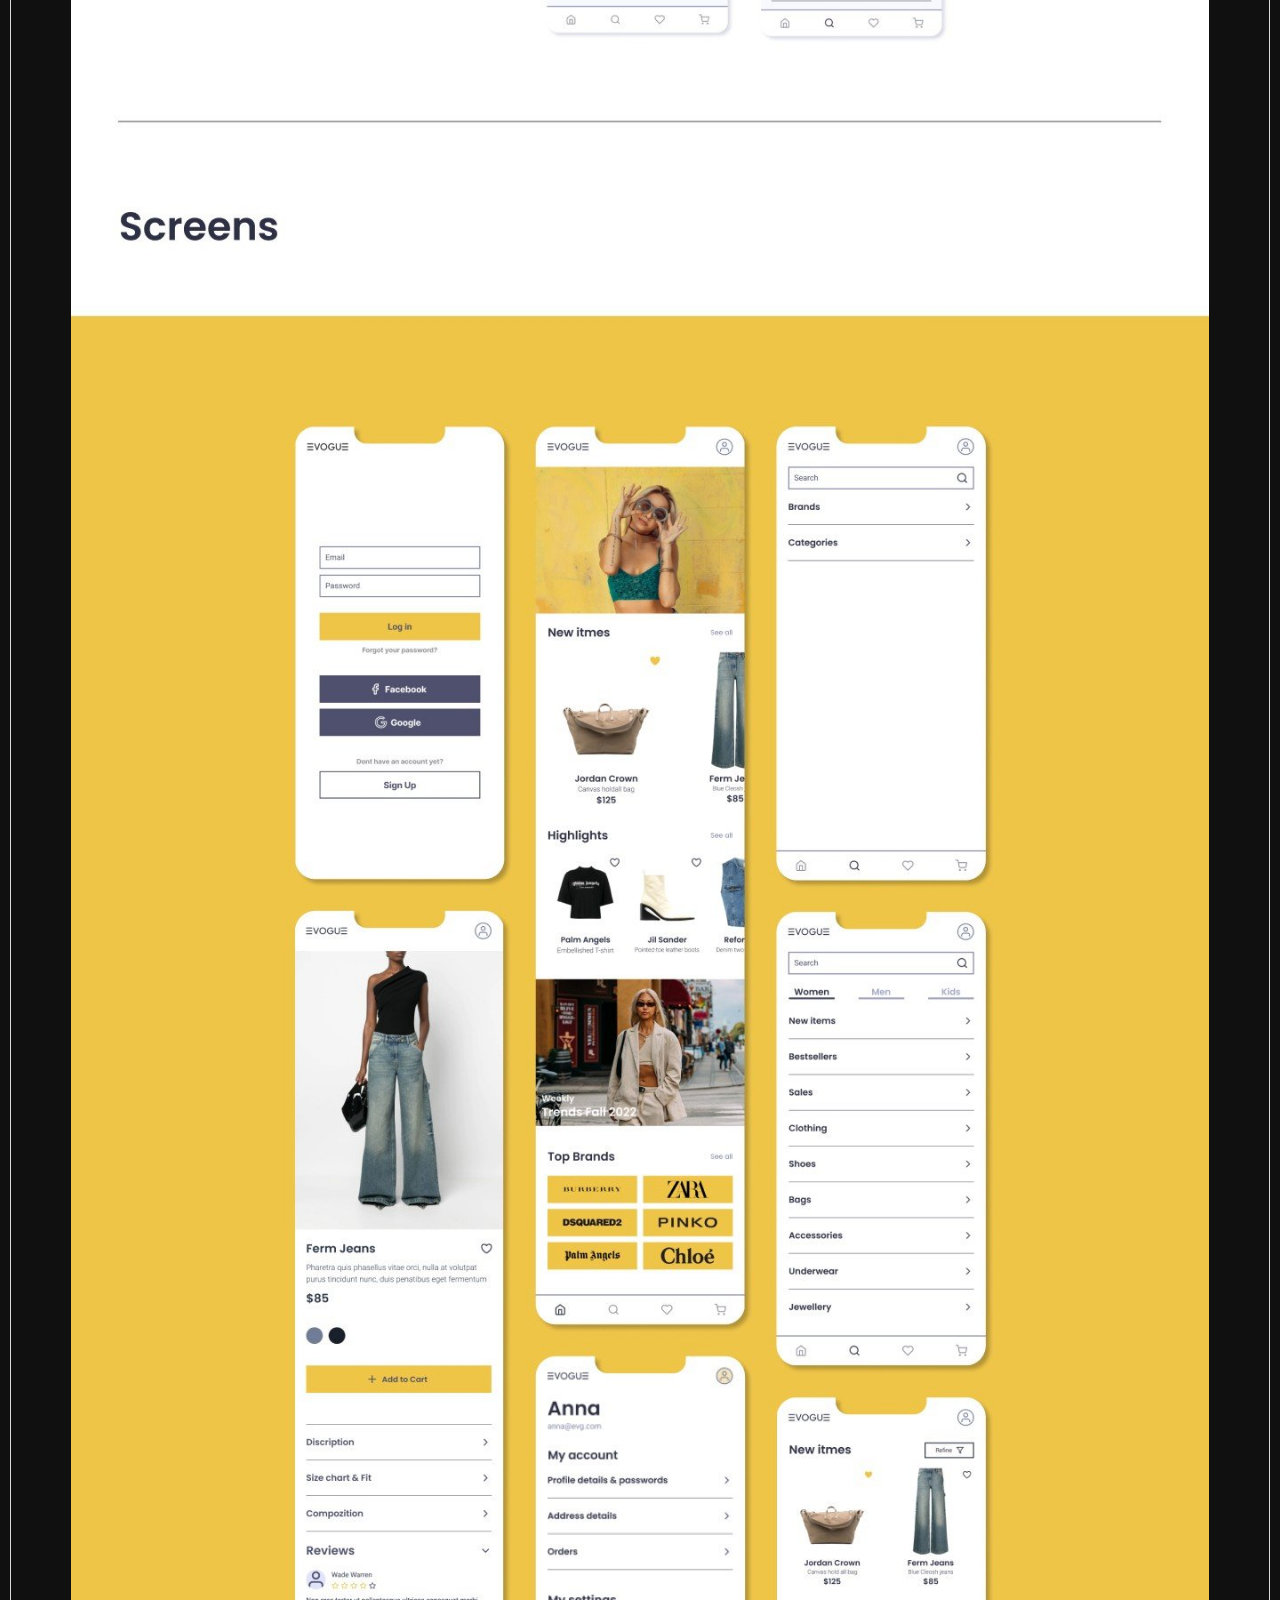
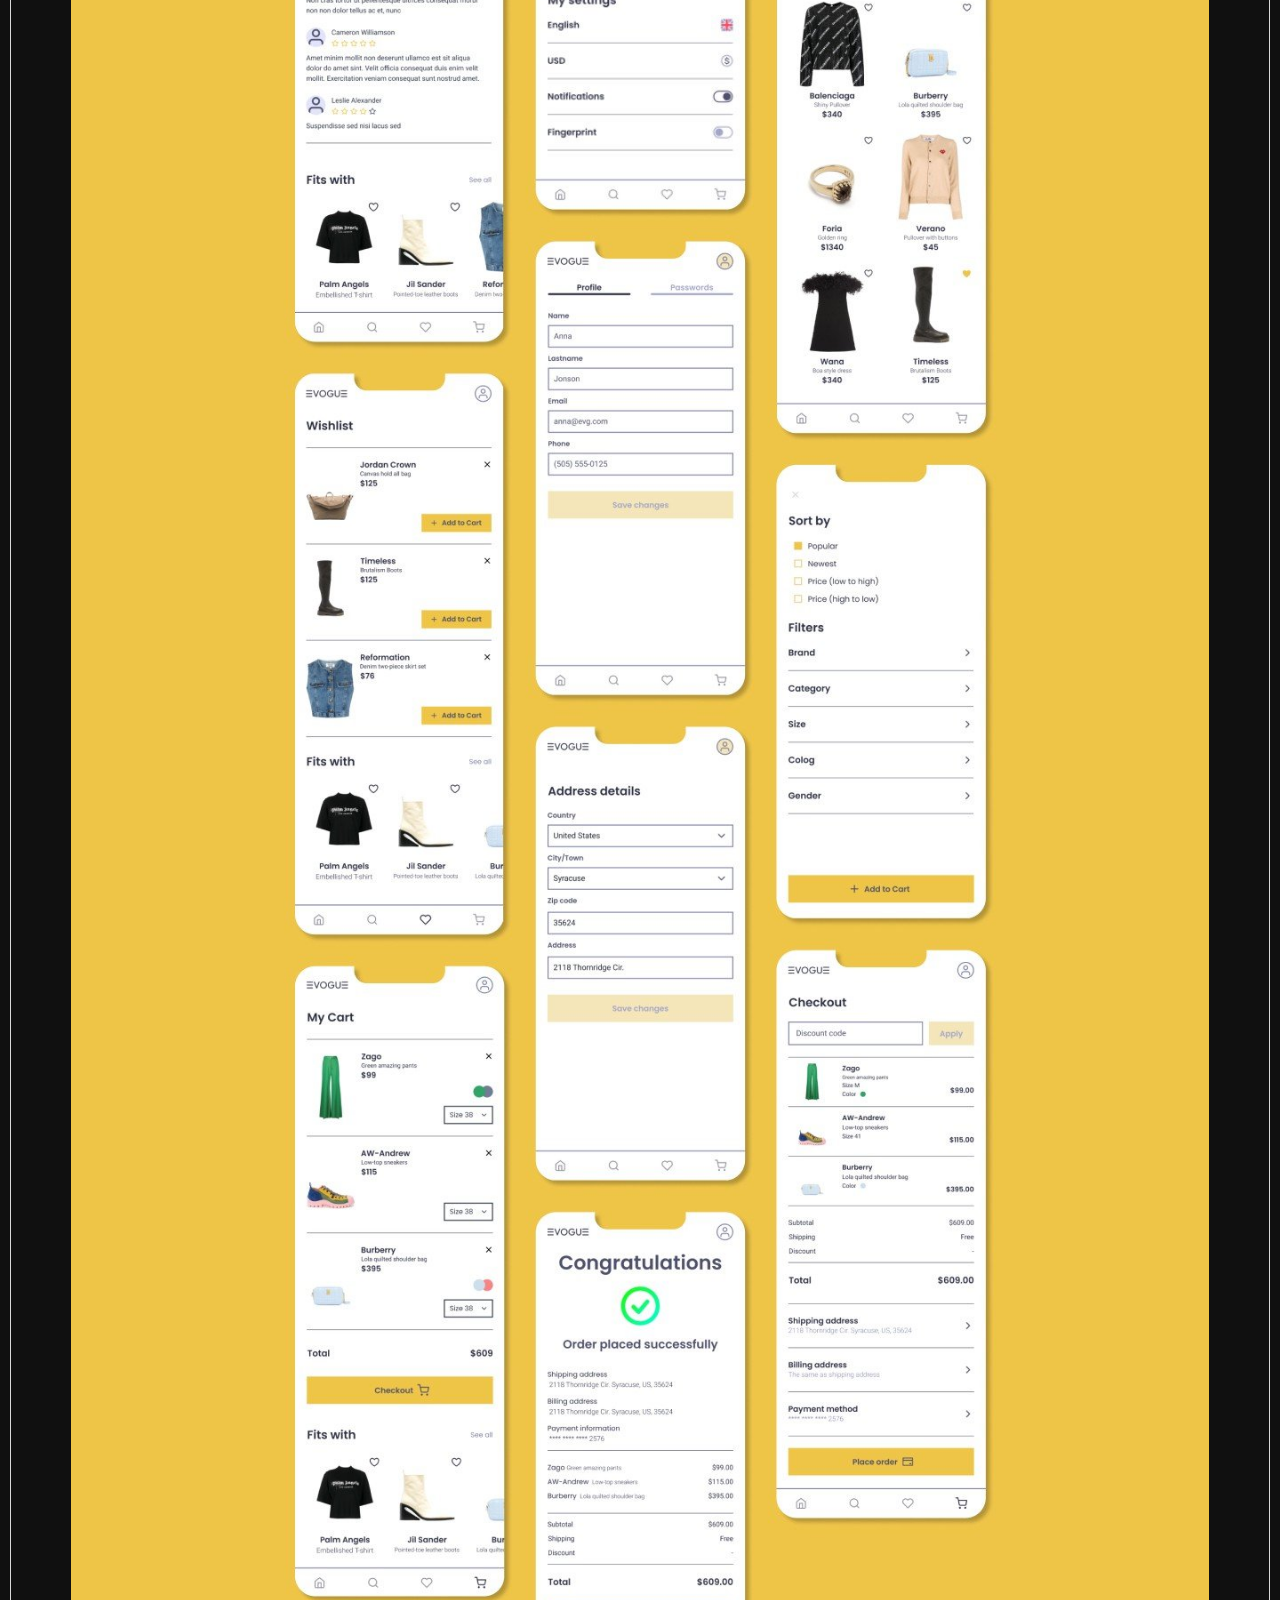
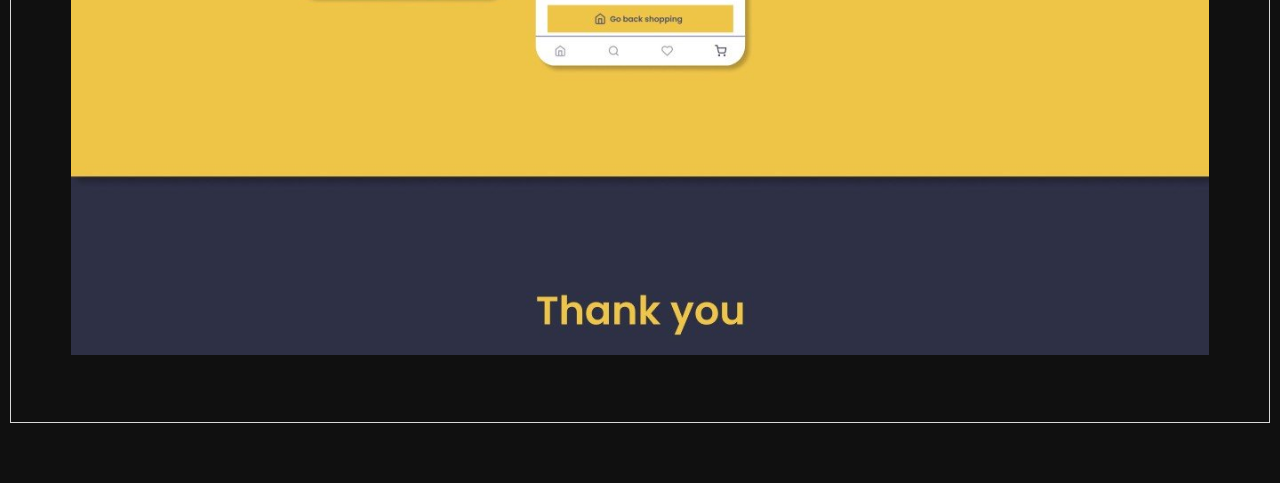
<file: evogue.html>
<!DOCTYPE html>
<html lang="en">
<head>
	<meta charset="UTF-8">
	<meta http-equiv="X-UA-Compatible" content="IE=edge">
	<meta name="viewport" content="width=device-width, initial-scale=1.0">
	<title>Valentin Goga Design</title>
	<meta name="description" content="Welcome to my portfolio!My name is Valentin Goga and I am a graphic designer and UI/UX designer.I am skilled at designing web and app interfaces,logotypes, identities and posters.Feel free to contact me for collaboration.">
	<meta name="keywords" content="Design, UI/UX, designer, logotype, logo, Valentin, Val, Valgoga, Goga, graphic, Prague, Praha">
	<meta name="Author" content="Sandus and Val">
	<meta name="Copyright" content="Valentin Goga">
	<link rel="apple-touch-icon" sizes="180x180" href="favicons/apple-touch-icon.png">
	<link rel="icon" type="image/png" sizes="32x32" href="favicons/favicon-32x32.png">
	<link rel="icon" type="image/png" sizes="16x16" href="favicons/favicon-16x16.png">
	<link rel="manifest" href="favicons/site.webmanifest">
	<link rel="mask-icon" href="favicons/safari-pinned-tab.svg" color="#000000">
	<meta name="msapplication-TileColor" content="#000000">
	<meta name="theme-color" content="#000000">
	<link rel="stylesheet" href="css/normalize.css">
	<link rel="stylesheet" href="css/fonts.css">
	<link rel="stylesheet" href="css/evogue.css">
	<link rel="stylesheet" href="css/style.css">
	<link rel="stylesheet" href="css/media_evogue.css">
</head>
<body style="opacity:0;transition: 2s;">

	<div class="wrapper__line">

		<div class="page">
			<div class="container">

				<div class="page__wrap">
					<h1 class="page__descr">Evogue</h1>
					<a class="page__close" href="index.html"><img class="page__close-img" src="icons/close.png" alt="Close icon"></a>
				</div>

				<img class="page__img" src="img/big-ui_ux/1-big.jpg" alt="Evogue project">
			</div>
		</div>

</div>

<script src="js/jquery-3.6.1.min.js"></script>
<script>

	$(document).ready(function() {
    $("body").css("opacity", "1");
});

</script>
</body>
</html>
</file>
<file: css/fonts.css>
@font-face {
	font-family: 'Intro';
	src: url('../fonts/Intro-Regular.eot');
	src: url('../fonts/Intro-Regular.eot?#iefix') format('embedded-opentype'),
	url('../fonts/Intro-Regular.woff') format('woff'),
	url('../fonts/Intro-Regular.ttf') format('truetype');
	font-weight: 400;
	font-style: normal;
	}

	@font-face {
		font-family: 'Intro';
		src: url('../fonts/Intro-Bold.eot');
		src: url('../fonts/Intro-Bold.eot?#iefix') format('embedded-opentype'),
		url('../fonts/Intro-Bold.woff') format('woff'),
		url('../fonts/Intro-Bold.ttf') format('truetype');
		font-weight: 700;
		font-style: normal;
			}

	@font-face {
		font-family: 'Intro';
		src: url('../fonts/Intro-Black.eot');
		src: url('../fonts/Intro-Black.eot?#iefix') format('embedded-opentype'),
		url('../fonts/Intro-Black.woff') format('woff'),
		url('../fonts/Intro-Black.ttf') format('truetype');
		font-weight: 900;
		font-style: normal;
		}


		/* space-grotesk-300 - latin */
@font-face {
	font-family: 'Space Grotesk';
	font-style: normal;
	font-weight: 300;
	src: url('../fonts/space-grotesk-v13-latin-300.eot'); /* IE9 Compat Modes */
	src: local(''),
		  url('../fonts/space-grotesk-v13-latin-300.eot?#iefix') format('embedded-opentype'), /* IE6-IE8 */
		  url('../fonts/space-grotesk-v13-latin-300.woff2') format('woff2'), /* Super Modern Browsers */
		  url('../fonts/space-grotesk-v13-latin-300.woff') format('woff'), /* Modern Browsers */
		  url('../fonts/space-grotesk-v13-latin-300.ttf') format('truetype'), /* Safari, Android, iOS */
		  url('../fonts/space-grotesk-v13-latin-300.svg#SpaceGrotesk') format('svg'); /* Legacy iOS */
 }
 /* space-grotesk-regular - latin */
 @font-face {
	font-family: 'Space Grotesk';
	font-style: normal;
	font-weight: 400;
	src: url('../fonts/space-grotesk-v13-latin-regular.eot'); /* IE9 Compat Modes */
	src: local(''),
		  url('../fonts/space-grotesk-v13-latin-regular.eot?#iefix') format('embedded-opentype'), /* IE6-IE8 */
		  url('../fonts/space-grotesk-v13-latin-regular.woff2') format('woff2'), /* Super Modern Browsers */
		  url('../fonts/space-grotesk-v13-latin-regular.woff') format('woff'), /* Modern Browsers */
		  url('../fonts/space-grotesk-v13-latin-regular.ttf') format('truetype'), /* Safari, Android, iOS */
		  url('../fonts/space-grotesk-v13-latin-regular.svg#SpaceGrotesk') format('svg'); /* Legacy iOS */
 }
 /* space-grotesk-500 - latin */
 @font-face {
	font-family: 'Space Grotesk';
	font-style: normal;
	font-weight: 500;
	src: url('../fonts/space-grotesk-v13-latin-500.eot'); /* IE9 Compat Modes */
	src: local(''),
		  url('../fonts/space-grotesk-v13-latin-500.eot?#iefix') format('embedded-opentype'), /* IE6-IE8 */
		  url('../fonts/space-grotesk-v13-latin-500.woff2') format('woff2'), /* Super Modern Browsers */
		  url('../fonts/space-grotesk-v13-latin-500.woff') format('woff'), /* Modern Browsers */
		  url('../fonts/space-grotesk-v13-latin-500.ttf') format('truetype'), /* Safari, Android, iOS */
		  url('../fonts/space-grotesk-v13-latin-500.svg#SpaceGrotesk') format('svg'); /* Legacy iOS */
 }
 /* space-grotesk-600 - latin */
 @font-face {
	font-family: 'Space Grotesk';
	font-style: normal;
	font-weight: 600;
	src: url('../fonts/space-grotesk-v13-latin-600.eot'); /* IE9 Compat Modes */
	src: local(''),
		  url('../fonts/space-grotesk-v13-latin-600.eot?#iefix') format('embedded-opentype'), /* IE6-IE8 */
		  url('../fonts/space-grotesk-v13-latin-600.woff2') format('woff2'), /* Super Modern Browsers */
		  url('../fonts/space-grotesk-v13-latin-600.woff') format('woff'), /* Modern Browsers */
		  url('../fonts/space-grotesk-v13-latin-600.ttf') format('truetype'), /* Safari, Android, iOS */
		  url('../fonts/space-grotesk-v13-latin-600.svg#SpaceGrotesk') format('svg'); /* Legacy iOS */
 }
 /* space-grotesk-700 - latin */
 @font-face {
	font-family: 'Space Grotesk';
	font-style: normal;
	font-weight: 700;
	src: url('../fonts/space-grotesk-v13-latin-700.eot'); /* IE9 Compat Modes */
	src: local(''),
		  url('../fonts/space-grotesk-v13-latin-700.eot?#iefix') format('embedded-opentype'), /* IE6-IE8 */
		  url('../fonts/space-grotesk-v13-latin-700.woff2') format('woff2'), /* Super Modern Browsers */
		  url('../fonts/space-grotesk-v13-latin-700.woff') format('woff'), /* Modern Browsers */
		  url('../fonts/space-grotesk-v13-latin-700.ttf') format('truetype'), /* Safari, Android, iOS */
		  url('../fonts/space-grotesk-v13-latin-700.svg#SpaceGrotesk') format('svg'); /* Legacy iOS */
 }
</file>
<file: css/style.css>
html {
	font-size: 20px;
}

body {
	margin: 0 .5rem;

	font-family: 'Intro', sans-serif;
	font-size: 1rem;
	color: #D9D9D9;
	background-color: #101010;
}

*,
*::before,
*::after {
	box-sizing: border-box;
}

h1, h2, h3 {
	margin: 0;
}

.container {
	position: relative;
	width: 100%;
	max-width: 1280px;
	margin: 0 auto;
	padding: 0 3rem 0;
}

.wrapper__line {
	position: relative;
	border-top: 1px solid #D9D9D9 !important;
	border-left: 1px solid #D9D9D9 !important;
	border-right: 1px solid #D9D9D9 !important;
	border-bottom: 1px solid #D9D9D9 !important;
	max-width: 1282px;
	margin: 3rem auto;
}

/* Stiky***************************************  */

.stiky {
	position: sticky;
	top: -1px;
	left: 0;
	display: inline-block;
	background-color: #AF0000;
	width: 100%;
	height: 2rem;
	text-align: center;
	padding: 0.3rem;
	border-radius: 0 0 0.5rem 0.5rem;
	z-index: 100;

	transition: .5s;
}

.stiky__btn {
	font-size: .7rem;
	font-weight: 600;
	color: #D9D9D9;
	text-transform: uppercase;
	text-decoration: none;
}

.stiky_hidden {
	-webkit-transform: translateY(-102%);
	    -ms-transform: translateY(-102%);
	        transform: translateY(-102%);
 }

/* Header  */

.header {
	position: relative;
	min-height: 426px;
	padding: 3rem 0 0;
}

.menu {
	position: absolute;
	right: 3rem;
	top: 0;
	display: flex;
	justify-content: space-between;
	width: 430px;
	margin: 0;
	padding: 0;
}

.menu__item {
	list-style-type: none;
}

.menu__link {
	font-size: 1rem;
	font-weight: 700;
	color: #D9D9D9;
	text-transform: uppercase;
	text-decoration: none;

	transition: all .3s linear;
}

.menu__link:hover {
	color: #fff;

}

h1 {
	font-family: 'Space Grotesk', sans-serif;
	font-weight: 700;
	font-size: 9.6rem;
	line-height: 0.7;
	letter-spacing: -0.05em;
	text-transform: lowercase;
	text-align: center;
}

.gif {
	position: absolute;
	top: 17.8rem;
	right: 3rem;
	z-index: 5;
}

.gif__img {
	width: 20rem;
}

/* Contact__btn********************************************  */

.btn {
	position: fixed;
	top: 370px;
	margin-left: -130px;
	display: inline-block;
	background-color: #AF0000;
	width: 9rem;
	height: 2rem;

	text-align: center;
	padding: .3rem;
	border-radius: 0 0 .5rem .5rem;
	z-index: 100;
	-webkit-transform: rotate(-90deg);
	    -ms-transform: rotate(-90deg);
	        transform: rotate(-90deg);
}

.btn__contact {
	font-size: .7rem;
	font-weight: 600;
	color: #D9D9D9;
	text-transform: uppercase;
	text-decoration: none;
	cursor: pointer;

	transition: all .3s linear;
}

.btn__contact:hover {
	color: #fff;
}

/* UI/UX */

.uiux {
	min-height: auto;
	margin-top: 1.8rem;
}

.wrap {
	overflow: hidden;
	text-align: left;
}

.wrap-back {
	text-align: right;
}

h2 {
	display: inline-block;
	vertical-align: middle;
	font-size: 1.2rem;
	font-weight: 700;
	text-transform: uppercase;
	margin-right: 1rem;
 }

.wrap-back h2 {
	margin-right: -.2rem;
	margin-left: 1rem;
}

.wrap::after,
.wrap-back::before {
	content: "";
	position: relative;
	display: inline-block;
	vertical-align: middle;
	width: 100%;
	height: 1.3px;
	background-color: #D9D9D9;
}

.wrap::after {
	margin-right: -100%;
}

.wrap-back::before {
	margin-left: -100%;
}

 .gallery {
	display: flex;
	justify-content: center;
	flex-wrap: wrap;
	margin-top: 1.8rem;
 }

 .gallery__img-modal {
	width: 33.3333%;
	overflow: hidden;
	cursor: pointer;
 }

 .gallery__img-wide {
	width: 66.66666%;
}

 .gallery__img {
	width: 100%;
	height: 100%;
	object-fit: cover;

	opacity: .9;
	transition: all .5s linear;
 }

 .gallery__img:hover {
	-webkit-transform: scale(1.1);
	    -ms-transform: scale(1.1);
	        transform: scale(1.1);
	opacity: 1;
 }

/* Logo & branding  */

.logobrand {
	min-height: auto;
	margin-top: 1.8rem;
}

/* Packaging */

.packaging {
	min-height: auto;
	margin-top: 1.8rem;
}

/* Footer  */

.footer {
	position: relative;
	min-height: 290px;
	margin-top: 11.5rem;
	padding: 0 0 3rem;
}

.contacts {
	position: absolute;
	top: 0;
	right: 3rem;
	width: 19rem;
	margin-top: 3rem;
}

.contacts__item {
	display: flex;
	justify-content: space-between;
	align-items: center;
}

.contacts__icon {
	width: 1.3rem;
	height: 1.3rem;
}

h3,
.contacts__info {
	font-family: 'Space Grotesk';
	font-size: 1rem;
	font-weight: 300;
	line-height: 2rem;
	color: #D9D9D9;
	text-decoration: none;

	transition: all .3s linear;
}

.contacts__info:hover {
	color: #fff;
}

.skull {
	position: absolute;
	top: 9rem;
	left: 3rem;
	width: 2.5rem;
	height: 2.5rem;
}

.social {
	position: absolute;
	top: 9rem;
	right: 3rem;
	display: flex;
	justify-content: space-between;
	width: 7.3rem;
}

.social-img {
	width: 2.5rem;
	height: 2.5rem;

	transition: all .3s linear;
}

.social-img:hover {
	box-shadow: 0 0 12px #fff;
}
</file>
<file: css/media.css>
/* @Media *******************************  */

@media screen and (min-width: 1311px) {
	.stiky {
		display: none;
	}
	h1 {
		font-size: 9.6rem;
	}
	.menu {
		width: 430px;
	}
	.menu__link {
		font-size: 1rem;
	}
	.gif__img {
		width: 20rem;
	}
	.contacts {
		width: 19rem;
	}
	.contacts__icon {
		display: none;
	}
}

/* X-Large devices */
@media screen and (min-width: 1200px) and (max-width: 1310.98px) {
	.stiky {
		display: none;
	}
	h1 {
		font-size: 14.4vw;
	}
	.menu {
		width: 32.7vw;
	}
	.menu__link {
		font-size: .9rem;
	}
	.gif__img {
		width: 30vw;
  	}
	  .contacts {
		width: 28vw;
	}
	.contacts__icon {
		display: none;
	}
}

/* Large devices (desktops, less than 1200px)  */
@media screen and (max-width: 1199.98px) {
	.stiky {
		display: none;
	}
	.wrapper__line {
		margin: .5rem auto;
	}
	h1 {
		font-size: 6.9rem;
	}
	.menu {
		display: none;
	}
	.gif {
		top: 18.4rem;
	}
	.gif__img {
		width: 15.3rem;
  	}
	.btn {
		width: 7.5rem;
		margin-left: -115px;
		padding: 0.2rem;
	}
	.btn__contact {
		font-size: 0.6rem;
	}
	.contacts {
		width: 14rem;
	}
	h3,
	.contacts__info {
		font-size: 0.9rem;
	}
	.btn__contact:hover,
	.contacts__info:hover,
	.social-img:hover {
		color: #D9D9D9;
		box-shadow: none;
	}
	.contacts__icon {
		display: none;
	}
}


/* Medium devices (tablets, less than 992px) */
@media screen and (max-width: 991.98px) {
	.stiky {
		display: none;
	}
	.header {
		min-height: 350px;
	}
	h1 {
		font-size: 5.1rem;
	}
	.gif {
		top: 14.5rem;
	}
	.gif__img {
		width: 16.1rem;
	}
	.btn {
		top: 240px;
	}
	h2 {
		font-size: 1.2rem;
	}
	.contacts {
		width: 15rem;
	}
}


/* Small devices (landscape phones, less than 768px) */
@media screen and (max-width: 767.98px) {
	.stiky {
		display: inline-block;
		height: 2rem;
		padding: .3rem;
	}
	.stiky__btn {
		font-size: .6rem;
		letter-spacing: .2rem;
	}
	.header {
		min-height: 280px;
  	}
	.container {
		padding: 0 .5rem 0;
	}
	h1 {
		font-size: 4.3rem;
		line-height: 0.4;
  	}
	.gif {
		top: 10.7rem;
		right: 0.5rem;
	}
	.gif__img {
		width: 14rem;
  	}
	.btn {
		display: none;
		margin-left: -200px;
	}
	.uiux {
		margin-top: 1.3rem;
	}
	h2 {
		font-size: 1rem;
	}
	.gallery {
		margin-top: 1.3rem;
	}
	.logobrand {
		margin-top: 1.3rem;
	}
	.packaging {
		margin-top: 1.3rem;
	}
	.footer {
		margin-top: 10rem;
	}
	.contacts {
		right: .5rem;
		width: 17.2rem;
	}
	.social {
		right: .5rem;
		width: 6.5rem;
	}
	.social-img {
		width: 2.2rem;
		height: 2.2rem;
	}
	.skull {
		left: .5rem;
		width: 2.2rem;
		height: 2.2rem;
  }
}


/* X-Small devices (portrait phones, less than 576px) */
@media screen and (max-width: 575.98px) {
	body {
		margin: 0;
	}
	.wrapper__line {
		border: none!important;
		margin: 0 auto;
	}
	.header {
		padding: .6rem 0 0;
	}
	h1 {
		font-size: 4.2rem;
		line-height: 0.7;
		text-align: start;
  	}
	.gif {
	top: 12.8rem;
  }
	.gif__img {
		width: 10.5rem;
	}
	.gallery__img-modal {
		width: 100%;
	}
	.footer {
		min-height: 350px;
	}
	h3 {
		display: none;
	}
	.contacts {
		position: initial;
		width: inherit;
		margin-top: 3.7rem;
	}
	.contacts__item {
		margin-bottom: .7rem;
	}
	.contacts__icon {
		display: block;
	}
	h3, .contacts__info {
		font-size: 1rem;
  	}
	.skull {
		top: 13.5rem;
	}
	.social {
		top: 13.5rem;
		width: 6rem;
	}
}
</file>
<file: css/evogue.css>
/* Evogue and Bosch page  */
.page {
	padding: 3rem 0;
}

.page__wrap {
	display: flex;
	justify-content: space-between;
	align-items: center;
	margin-bottom: 0.5rem;
}

.page__descr {
	font-family: 'Space grotesk', sans-serif;
	font-size: 1.1rem;
	font-weight: 500;
	text-transform: capitalize;
}

.page__close-img {
	width: .9rem;
	height: .9rem;

}

.page__img {
	width: 100%;
}
</file>
<file: css/media_evogue.css>
/* Large devices (desktops, less than 1200px)  */
@media screen and (max-width: 1199.98px) {
	.wrapper__line {
		margin: .5rem auto;
	}
}

/* Small devices (landscape phones, less than 768px) */
@media screen and (max-width: 767.98px) {
	.page {
		padding: 1rem 0.5rem 0;
  }
  	.container {
		padding: 0 .5rem 0;
	}
}

/* X-Small devices (portrait phones, less than 576px) */
@media screen and (max-width: 575.98px) {
	body {
		margin: 0;
	}
	.wrapper__line {
		border: none!important;
		margin: 0 auto;
	}
}
</file>
